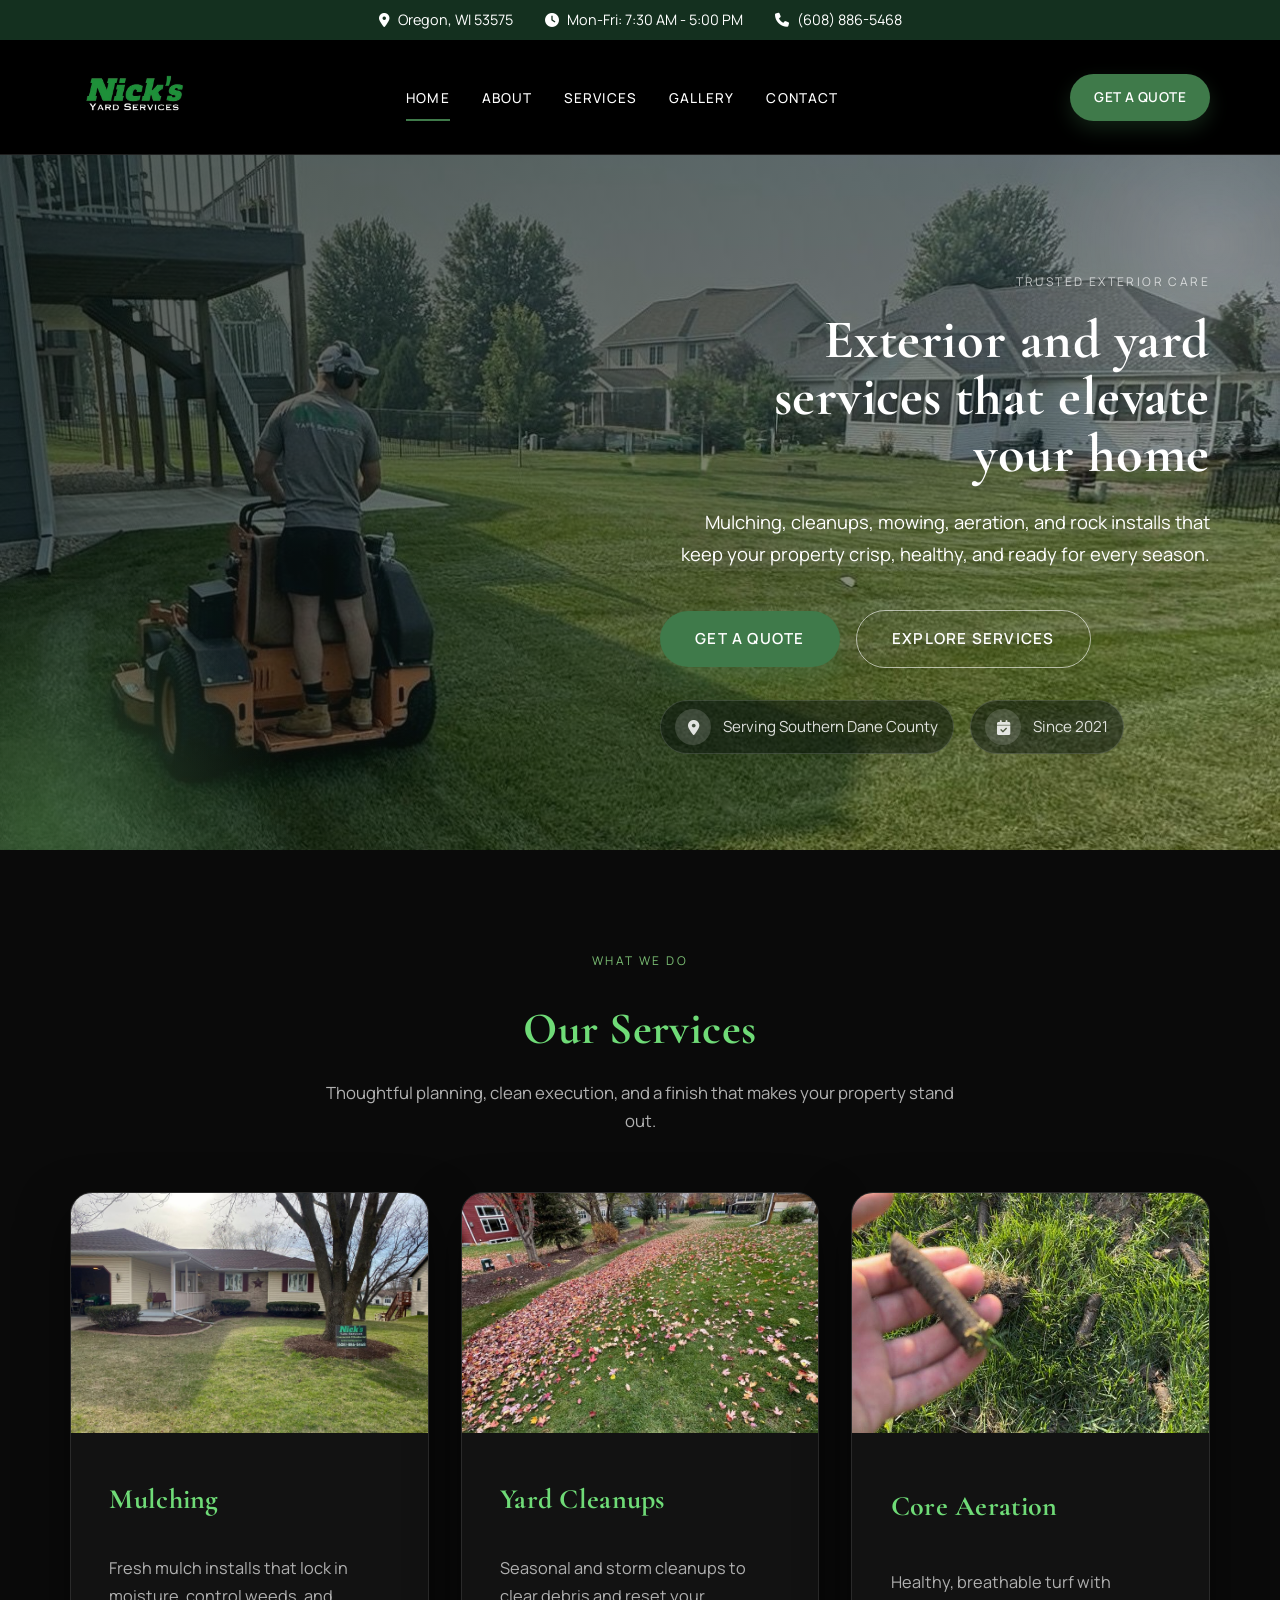
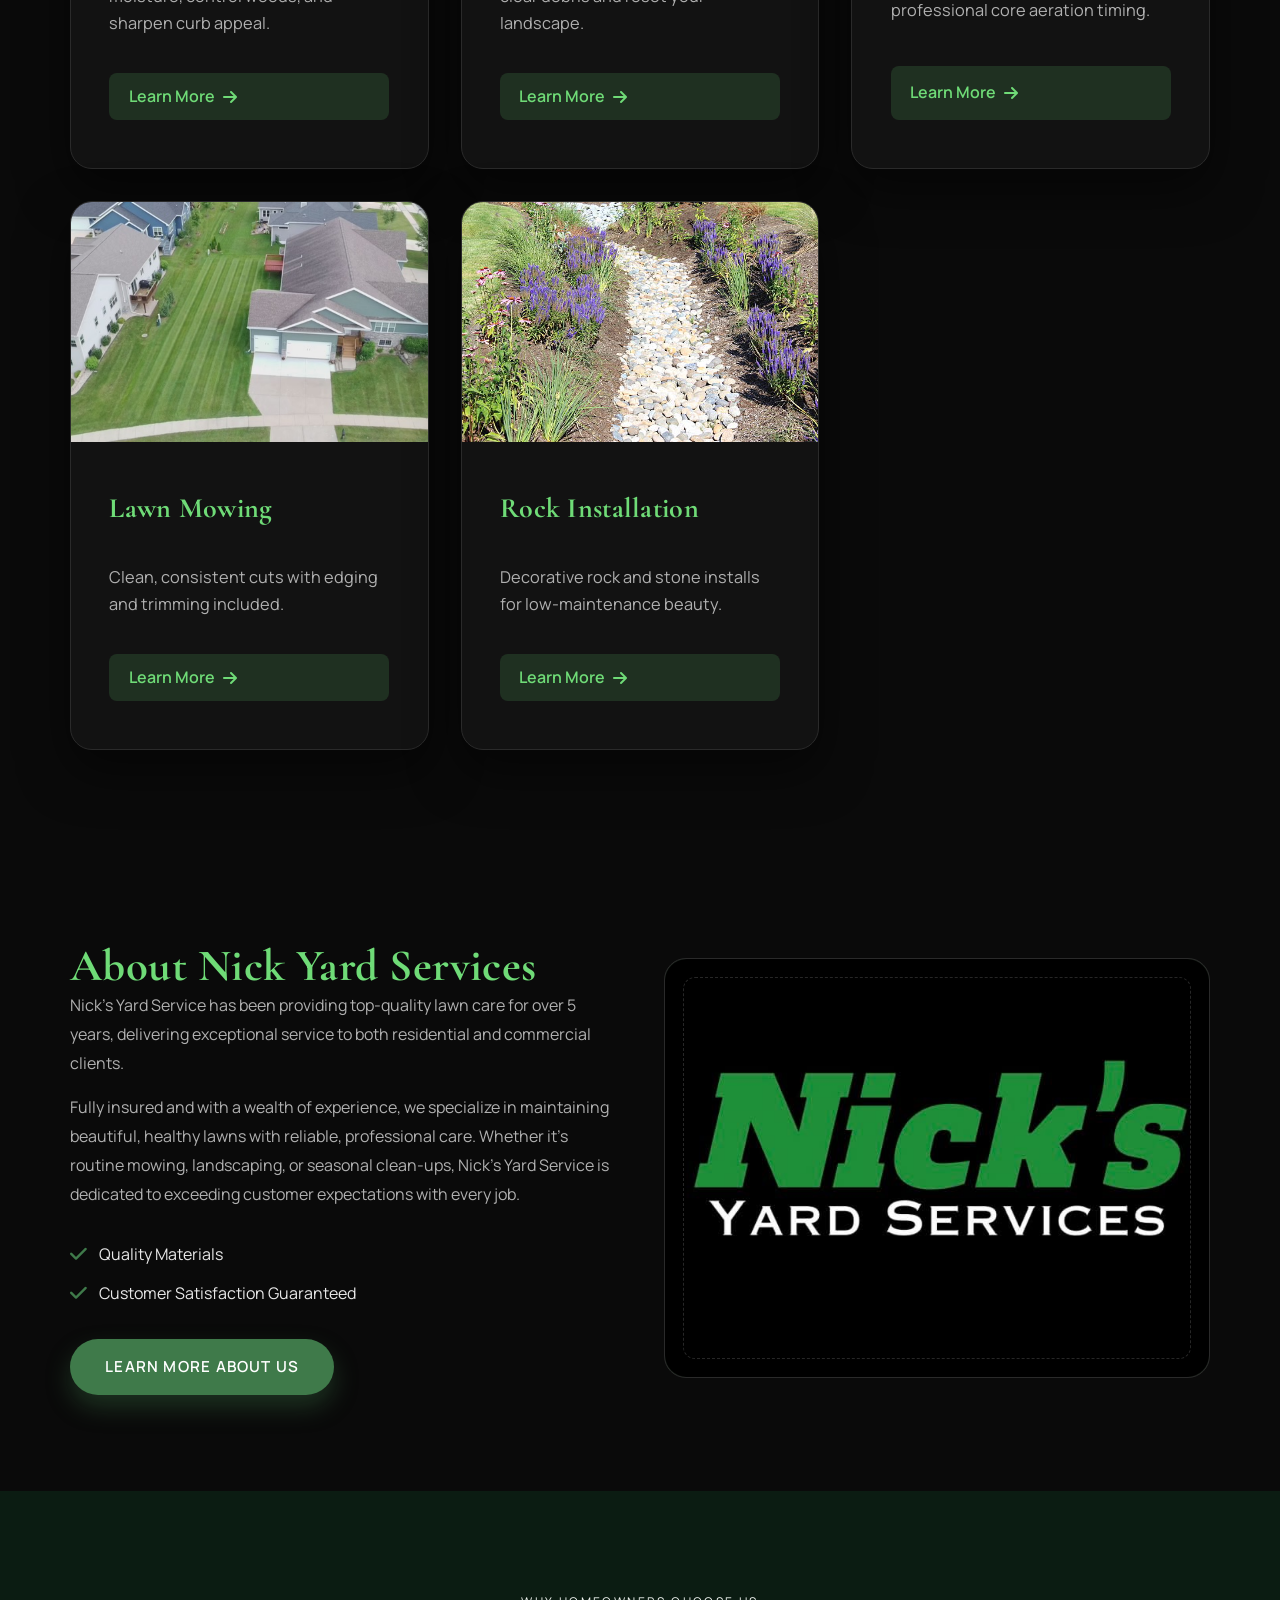
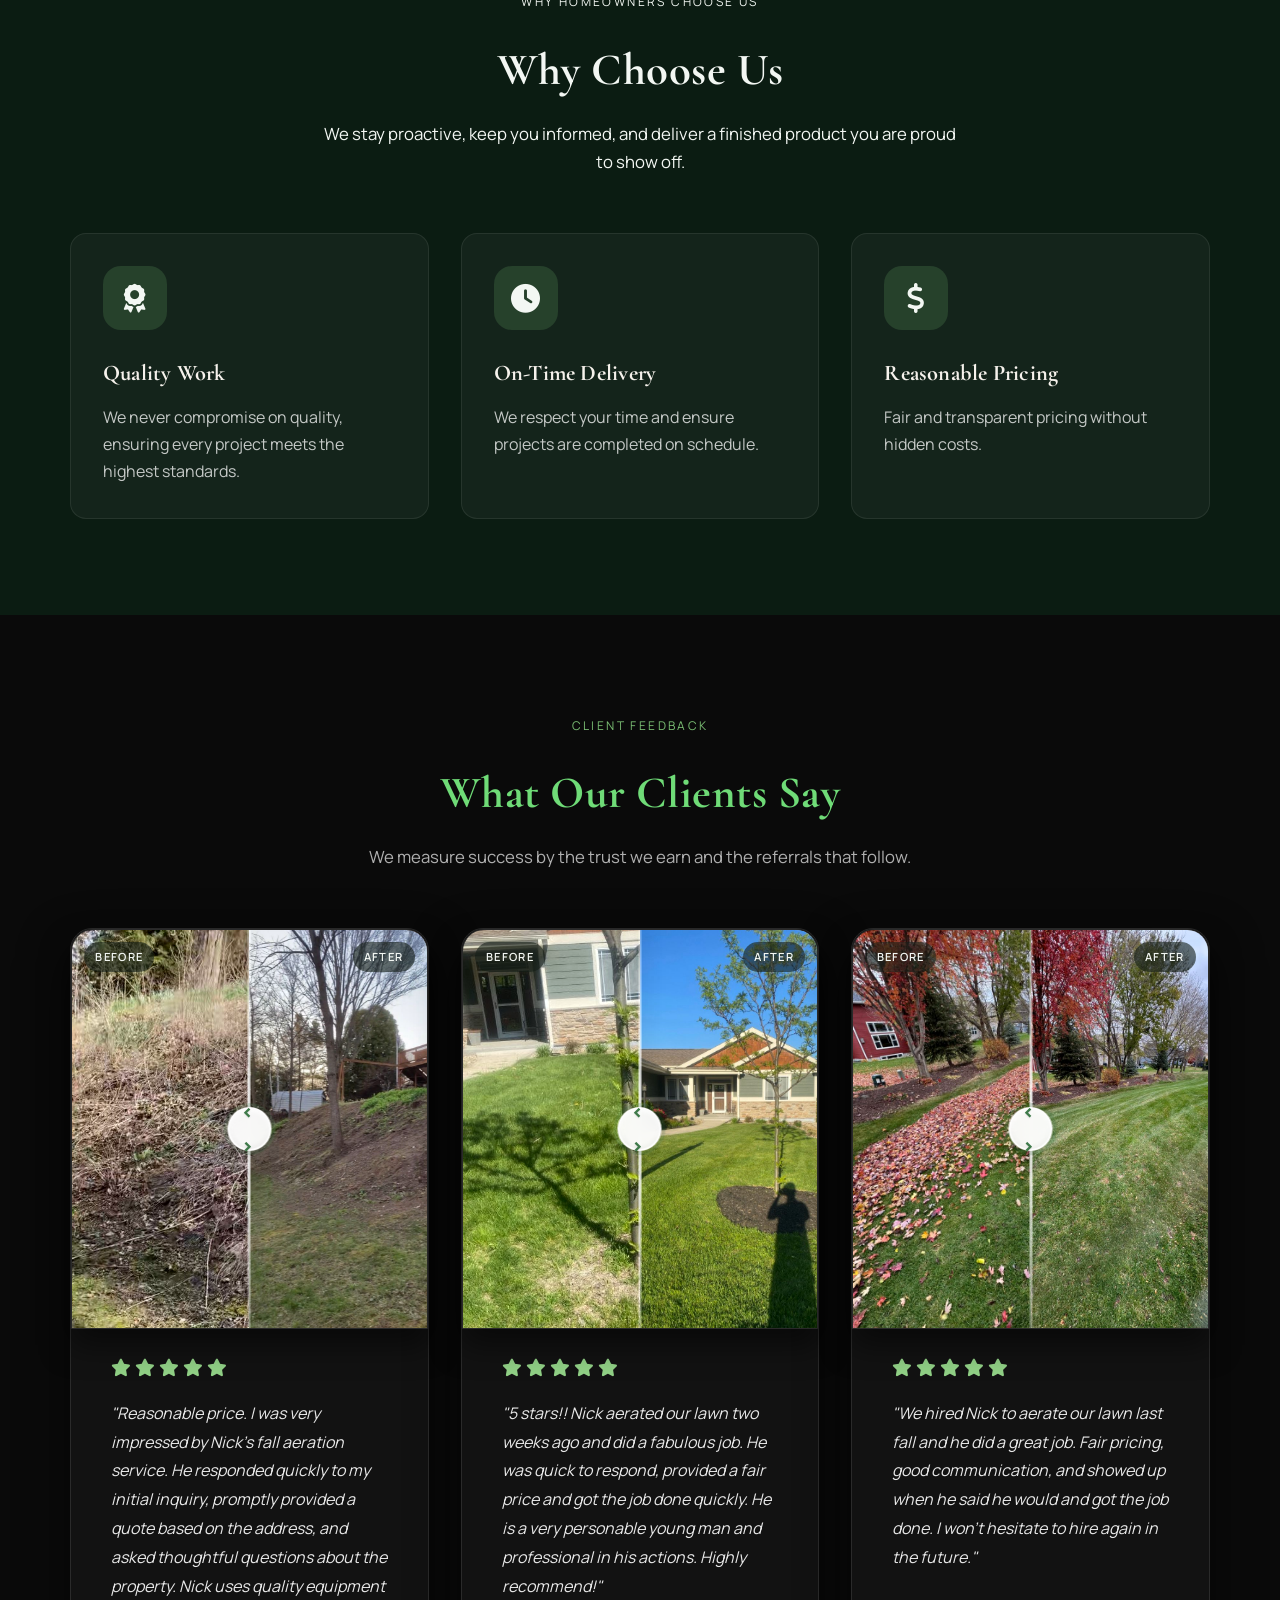
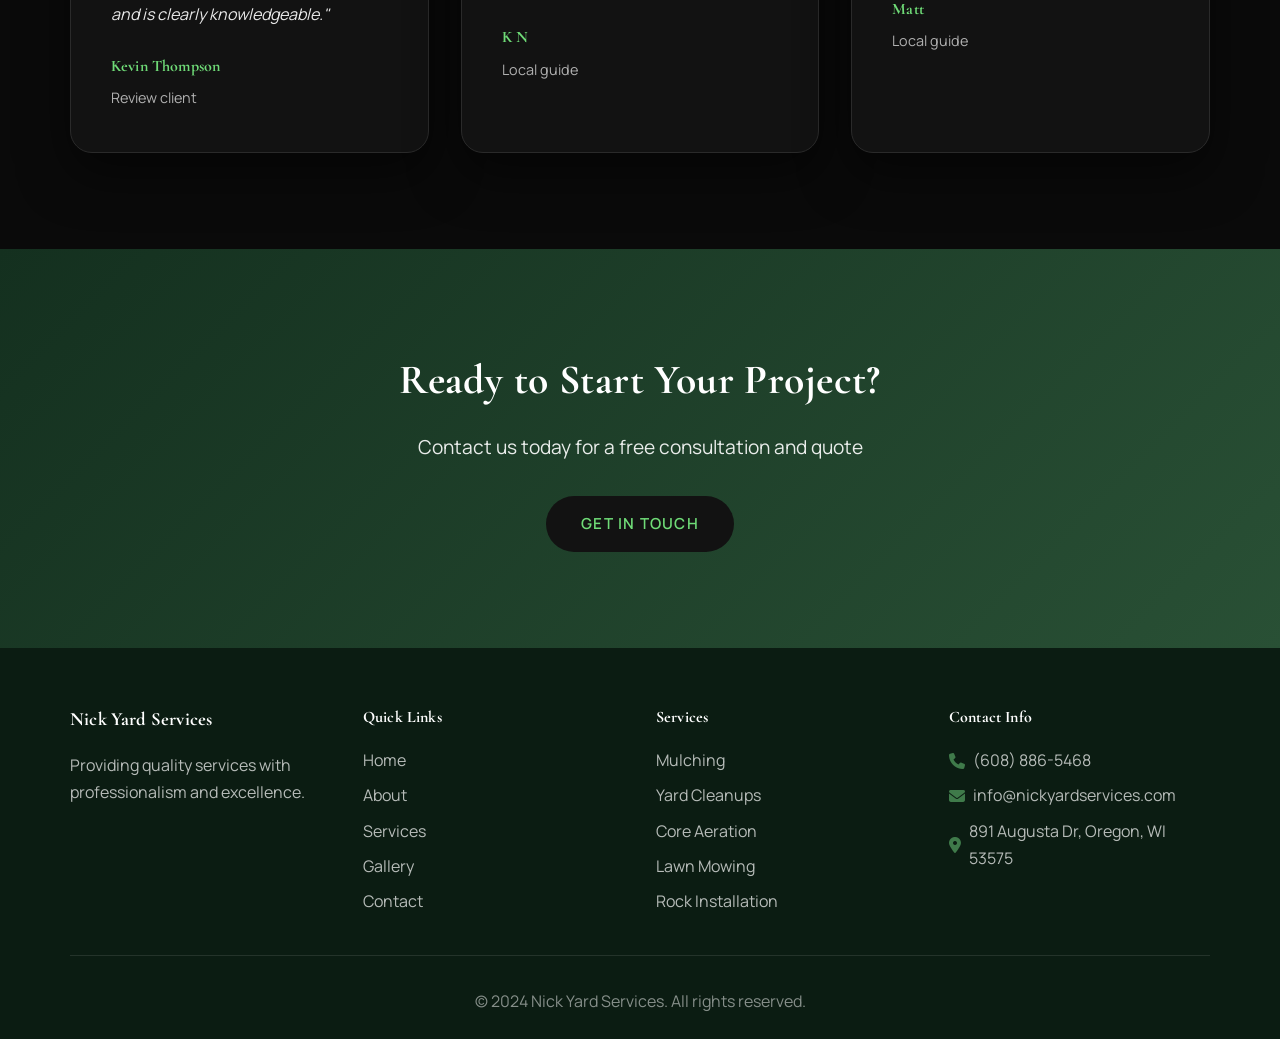
<file: index.html>
<!DOCTYPE html>
<html lang="en">
<head>
    <meta charset="UTF-8">
    <meta name="viewport" content="width=device-width, initial-scale=1.0">
    <meta name="description" content="Nick Yard Services - Professional services for your needs">
    <title>Nick Yard Services - Professional Services</title>
    <link rel="stylesheet" href="css/style.css">
    <link rel="preconnect" href="https://fonts.googleapis.com">
    <link rel="preconnect" href="https://fonts.gstatic.com" crossorigin>
    <link href="https://fonts.googleapis.com/css2?family=Cormorant+Garamond:wght@500;600;700&family=Manrope:wght@300;400;500;600;700&display=swap" rel="stylesheet">
    <link rel="stylesheet" href="https://cdnjs.cloudflare.com/ajax/libs/font-awesome/6.4.0/css/all.min.css">
</head>
<body>
    <!-- Top Info Bar -->
    <div class="top-bar">
        <div class="container">
            <div class="top-bar-content">
                <div class="top-bar-item">
                    <i class="fas fa-map-marker-alt"></i>
                    <span>Oregon, WI 53575</span>
                </div>
                <div class="top-bar-item">
                    <i class="fas fa-clock"></i>
                    <span>Mon-Fri: 7:30 AM - 5:00 PM</span>
                </div>
                <div class="top-bar-item">
                    <i class="fas fa-phone"></i>
                    <span>(608) 886-5468</span>
                </div>
            </div>
        </div>
    </div>

    <!-- Header -->
    <header class="header">
        <nav class="navbar">
            <div class="container">
                <div class="nav-wrapper">
                    <div class="logo">
                        <a href="index.html" aria-label="Nick Yard Services home">
                            <img src="src/image0.jpeg" alt="Nick Yard Services logo" class="logo-img">
                        </a>
                    </div>
                    <ul class="nav-menu">
                        <li><a href="index.html" class="active">Home</a></li>
                        <li><a href="about.html">About</a></li>
                        <li><a href="services.html">Services</a></li>
                        <li><a href="gallery.html">Gallery</a></li>
                        <li><a href="contact.html">Contact</a></li>
                    </ul>
                    <a href="contact.html" class="nav-cta">Get a Quote</a>
                    <div class="hamburger">
                        <span></span>
                        <span></span>
                        <span></span>
                    </div>
                </div>
            </div>
        </nav>
    </header>

    <main>
        <!-- Hero Section -->
        <section class="hero hero-desktop">
            <div class="container hero-grid">
                <div class="hero-copy">
                    <span class="eyebrow">Trusted exterior care</span>
                    <h1 class="hero-title">Exterior and yard services that elevate your home</h1>
                    <p class="hero-subtitle">Mulching, cleanups, mowing, aeration, and rock installs that keep your property crisp, healthy, and ready for every season.</p>
                    <div class="hero-buttons">
                        <a href="contact.html" class="btn btn-primary">Get a Quote</a>
                        <a href="services.html" class="btn btn-secondary">Explore Services</a>
                    </div>
                    <div class="hero-highlights">
                        <div class="highlight">
                            <i class="fas fa-map-marker-alt"></i>
                            <span>Serving Southern Dane County</span>
                        </div>
                        <div class="highlight">
                            <i class="fas fa-calendar-check"></i>
                            <span>Since 2021</span>
                        </div>
                    </div>
                </div>
            </div>
        </section>

        <section class="hero hero-mobile">
            <div class="container hero-mobile-stack">
                <div class="hero-mobile-image" aria-hidden="true">
                    <h1 class="hero-title hero-mobile-title">Exterior and yard services that elevate your home</h1>
                </div>
                <div class="hero-mobile-card">
                    <span class="eyebrow">Trusted exterior care</span>
                    <p class="hero-subtitle">Mulching, cleanups, mowing, aeration, and rock installs that keep your property crisp, healthy, and ready for every season.</p>
                    <div class="hero-buttons">
                        <a href="contact.html" class="btn btn-primary">Get a Quote</a>
                        <a href="services.html" class="btn btn-secondary">Explore Services</a>
                    </div>
                    <div class="hero-highlights">
                        <div class="highlight">
                            <i class="fas fa-map-marker-alt"></i>
                            <span>Serving Southern Dane County</span>
                        </div>
                        <div class="highlight">
                            <i class="fas fa-calendar-check"></i>
                            <span>Since 2021</span>
                        </div>
                    </div>
                </div>
            </div>
        </section>

    <!-- Services Section -->
    <section class="services" id="services">
        <div class="container">
            <div class="section-header">
                <span class="eyebrow">What we do</span>
                <h2>Our Services</h2>
                <p>Thoughtful planning, clean execution, and a finish that makes your property stand out.</p>
            </div>
                <div class="services-grid">
                <div class="service-card">
                    <img src="src/image2.jpeg" alt="Fresh mulch installation" class="service-image">
                    <h3>Mulching</h3>
                    <p>Fresh mulch installs that lock in moisture, control weeds, and sharpen curb appeal.</p>
                    <a href="services.html#mulching" class="service-link">Learn More <i class="fas fa-arrow-right"></i></a>
                </div>
                <div class="service-card">
                    <img src="src/Image8.jpeg" alt="Professional yard cleanup" class="service-image">
                    <h3>Yard Cleanups</h3>
                    <p>Seasonal and storm cleanups to clear debris and reset your landscape.</p>
                    <a href="services.html#cleanups" class="service-link">Learn More <i class="fas fa-arrow-right"></i></a>
                </div>
                <div class="service-card">
                    <img src="src/image15.jpeg" alt="Core aeration service" class="service-image aeration-image">
                    <h3>Core Aeration</h3>
                    <p>Healthy, breathable turf with professional core aeration timing.</p>
                    <a href="services.html#aeration" class="service-link">Learn More <i class="fas fa-arrow-right"></i></a>
                </div>
                <div class="service-card">
                    <img src="src/image5.jpeg" alt="Professional lawn mowing" class="service-image">
                    <h3>Lawn Mowing</h3>
                    <p>Clean, consistent cuts with edging and trimming included.</p>
                    <a href="services.html#mowing" class="service-link">Learn More <i class="fas fa-arrow-right"></i></a>
                </div>
                <div class="service-card">
                    <img src="src/image13.jpg" alt="Decorative rock installation" class="service-image">
                    <h3>Rock Installation</h3>
                    <p>Decorative rock and stone installs for low-maintenance beauty.</p>
                    <a href="services.html#rock" class="service-link">Learn More <i class="fas fa-arrow-right"></i></a>
                </div>
            </div>
        </div>
    </section>

    <!-- About Section -->
    <section class="about" id="about">
        <div class="container">
            <div class="about-wrapper">
                <div class="about-content">
                    <h2>About Nick Yard Services</h2>
                    <p>Nick's Yard Service has been providing top-quality lawn care for over 5 years, delivering exceptional service to both residential and commercial clients.</p>
                    <p>Fully insured and with a wealth of experience, we specialize in maintaining beautiful, healthy lawns with reliable, professional care. Whether it's routine mowing, landscaping, or seasonal clean-ups, Nick's Yard Service is dedicated to exceeding customer expectations with every job.</p>
                    <ul class="about-features">
                        <li><i class="fas fa-check"></i> Quality Materials</li>
                        <li><i class="fas fa-check"></i> Customer Satisfaction Guaranteed</li>
                    </ul>
                    <a href="about.html" class="btn btn-primary">Learn More About Us</a>
                </div>
                <div class="about-image">
                    <div class="image-placeholder">
                        <img src="src/image0.jpeg" alt="Nick Yard Services work" class="company-image">
                    </div>
                </div>
            </div>
        </div>
    </section>

    <!-- Why Choose Us Section -->
    <section class="why-choose">
        <div class="container">
            <div class="section-header">
                <span class="eyebrow">Why homeowners choose us</span>
                <h2>Why Choose Us</h2>
                <p>We stay proactive, keep you informed, and deliver a finished product you are proud to show off.</p>
            </div>
            <div class="features-grid">
                <div class="feature-item">
                    <div class="feature-icon">
                        <i class="fas fa-award"></i>
                    </div>
                    <h3>Quality Work</h3>
                    <p>We never compromise on quality, ensuring every project meets the highest standards.</p>
                </div>
                <div class="feature-item">
                    <div class="feature-icon">
                        <i class="fas fa-clock"></i>
                    </div>
                    <h3>On-Time Delivery</h3>
                    <p>We respect your time and ensure projects are completed on schedule.</p>
                </div>
                <div class="feature-item">
                    <div class="feature-icon">
                        <i class="fas fa-dollar-sign"></i>
                    </div>
                    <h3>Reasonable Pricing</h3>
                    <p>Fair and transparent pricing without hidden costs.</p>
                </div>
            </div>
        </div>
    </section>

    <!-- Testimonials Section -->
    <section class="testimonials" id="testimonials">
        <div class="container">
            <div class="section-header">
                <span class="eyebrow">Client feedback</span>
                <h2>What Our Clients Say</h2>
                <p>We measure success by the trust we earn and the referrals that follow.</p>
            </div>
            
            <div class="testimonials-grid">
                <div class="testimonial-card">
                    <div class="before-after" aria-label="Mulching before and after">
                        <img src="src/image20.jpeg" alt="Before mulching service" class="before-after-image image20-fill">
                        <div class="before-after-after">
                            <img src="src/image21.jpeg" alt="After mulching service" class="before-after-image image21-fill">
                        </div>
                        <span class="before-after-handle" aria-hidden="true"></span>
                    </div>
                    <div class="testimonial-rating">
                        <i class="fas fa-star"></i>
                        <i class="fas fa-star"></i>
                        <i class="fas fa-star"></i>
                        <i class="fas fa-star"></i>
                        <i class="fas fa-star"></i>
                    </div>
                    <p class="testimonial-text">"Reasonable price. I was very impressed by Nick’s fall aeration service. He responded quickly to my initial inquiry, promptly provided a quote based on the address, and asked thoughtful questions about the property. Nick uses quality equipment and is clearly knowledgeable."</p>
                    <div class="testimonial-author">
                        <h4>Kevin Thompson</h4>
                        <span>Review client</span>
                    </div>
                </div>
                <div class="testimonial-card">
                    <div class="before-after" aria-label="Yard cleanup before and after">
                        <img src="src/image19.jpeg" alt="Before yard cleanup" class="before-after-image image19-focus">
                        <div class="before-after-after">
                            <img src="src/image16.jpeg" alt="After yard cleanup" class="before-after-image">
                        </div>
                        <span class="before-after-handle" aria-hidden="true"></span>
                    </div>
                    <div class="testimonial-rating">
                        <i class="fas fa-star"></i>
                        <i class="fas fa-star"></i>
                        <i class="fas fa-star"></i>
                        <i class="fas fa-star"></i>
                        <i class="fas fa-star"></i>
                    </div>
                    <p class="testimonial-text">"5 stars!! Nick aerated our lawn two weeks ago and did a fabulous job. He was quick to respond, provided a fair price and got the job done quickly. He is a very personable young man and professional in his actions. Highly recommend!"</p>
                    <div class="testimonial-author">
                        <h4>K N</h4>
                        <span>Local guide</span>
                    </div>
                </div>
                <div class="testimonial-card">
                    <div class="before-after" aria-label="Core aeration before and after">
                        <img src="src/Image8.jpeg" alt="Before core aeration" class="before-after-image">
                        <div class="before-after-after">
                            <img src="src/image9.jpeg" alt="After core aeration" class="before-after-image">
                        </div>
                        <span class="before-after-handle" aria-hidden="true"></span>
                    </div>
                    <div class="testimonial-rating">
                        <i class="fas fa-star"></i>
                        <i class="fas fa-star"></i>
                        <i class="fas fa-star"></i>
                        <i class="fas fa-star"></i>
                        <i class="fas fa-star"></i>
                    </div>
                    <p class="testimonial-text">"We hired Nick to aerate our lawn last fall and he did a great job. Fair pricing, good communication, and showed up when he said he would and got the job done. I won't hesitate to hire again in the future."</p>
                    <div class="testimonial-author">
                        <h4>Matt</h4>
                        <span>Local guide</span>
                    </div>
                </div>
            </div>
        </div>
    </section>

    <!-- CTA Section -->
    <section class="cta">
        <div class="container">
            <div class="cta-content">
                <h2>Ready to Start Your Project?</h2>
                <p>Contact us today for a free consultation and quote</p>
                <a href="contact.html" class="btn btn-light">Get in Touch</a>
            </div>
        </div>
    </section>

    </main>

    <!-- Footer -->
    <footer class="footer">
        <div class="container">
            <div class="footer-grid">
                <div class="footer-column">
                    <h3>Nick Yard Services</h3>
                    <p>Providing quality services with professionalism and excellence.</p>

                </div>
                <div class="footer-column">
                    <h4>Quick Links</h4>
                    <ul>
                        <li><a href="index.html">Home</a></li>
                        <li><a href="about.html">About</a></li>
                        <li><a href="services.html">Services</a></li>
                        <li><a href="gallery.html">Gallery</a></li>
                        <li><a href="contact.html">Contact</a></li>
                    </ul>
                </div>
                <div class="footer-column">
                    <h4>Services</h4>
                    <ul>
                        <li><a href="services.html#mulching">Mulching</a></li>
                        <li><a href="services.html#cleanups">Yard Cleanups</a></li>
                        <li><a href="services.html#aeration">Core Aeration</a></li>
                        <li><a href="services.html#mowing">Lawn Mowing</a></li>
                        <li><a href="services.html#rock">Rock Installation</a></li>
                    </ul>
                </div>
                <div class="footer-column">
                    <h4>Contact Info</h4>
                    <ul class="contact-info">
                        <li><i class="fas fa-phone"></i> (608) 886-5468</li>
                        <li><i class="fas fa-envelope"></i> info@nickyardservices.com</li>
                        <li><i class="fas fa-map-marker-alt"></i> 891 Augusta Dr, Oregon, WI 53575</li>
                    </ul>
                </div>
            </div>
            <div class="footer-bottom">
                <p>&copy; 2024 Nick Yard Services. All rights reserved.</p>
            </div>
        </div>
    </footer>

    <script src="js/script.js"></script>
</body>
</html>
</file>
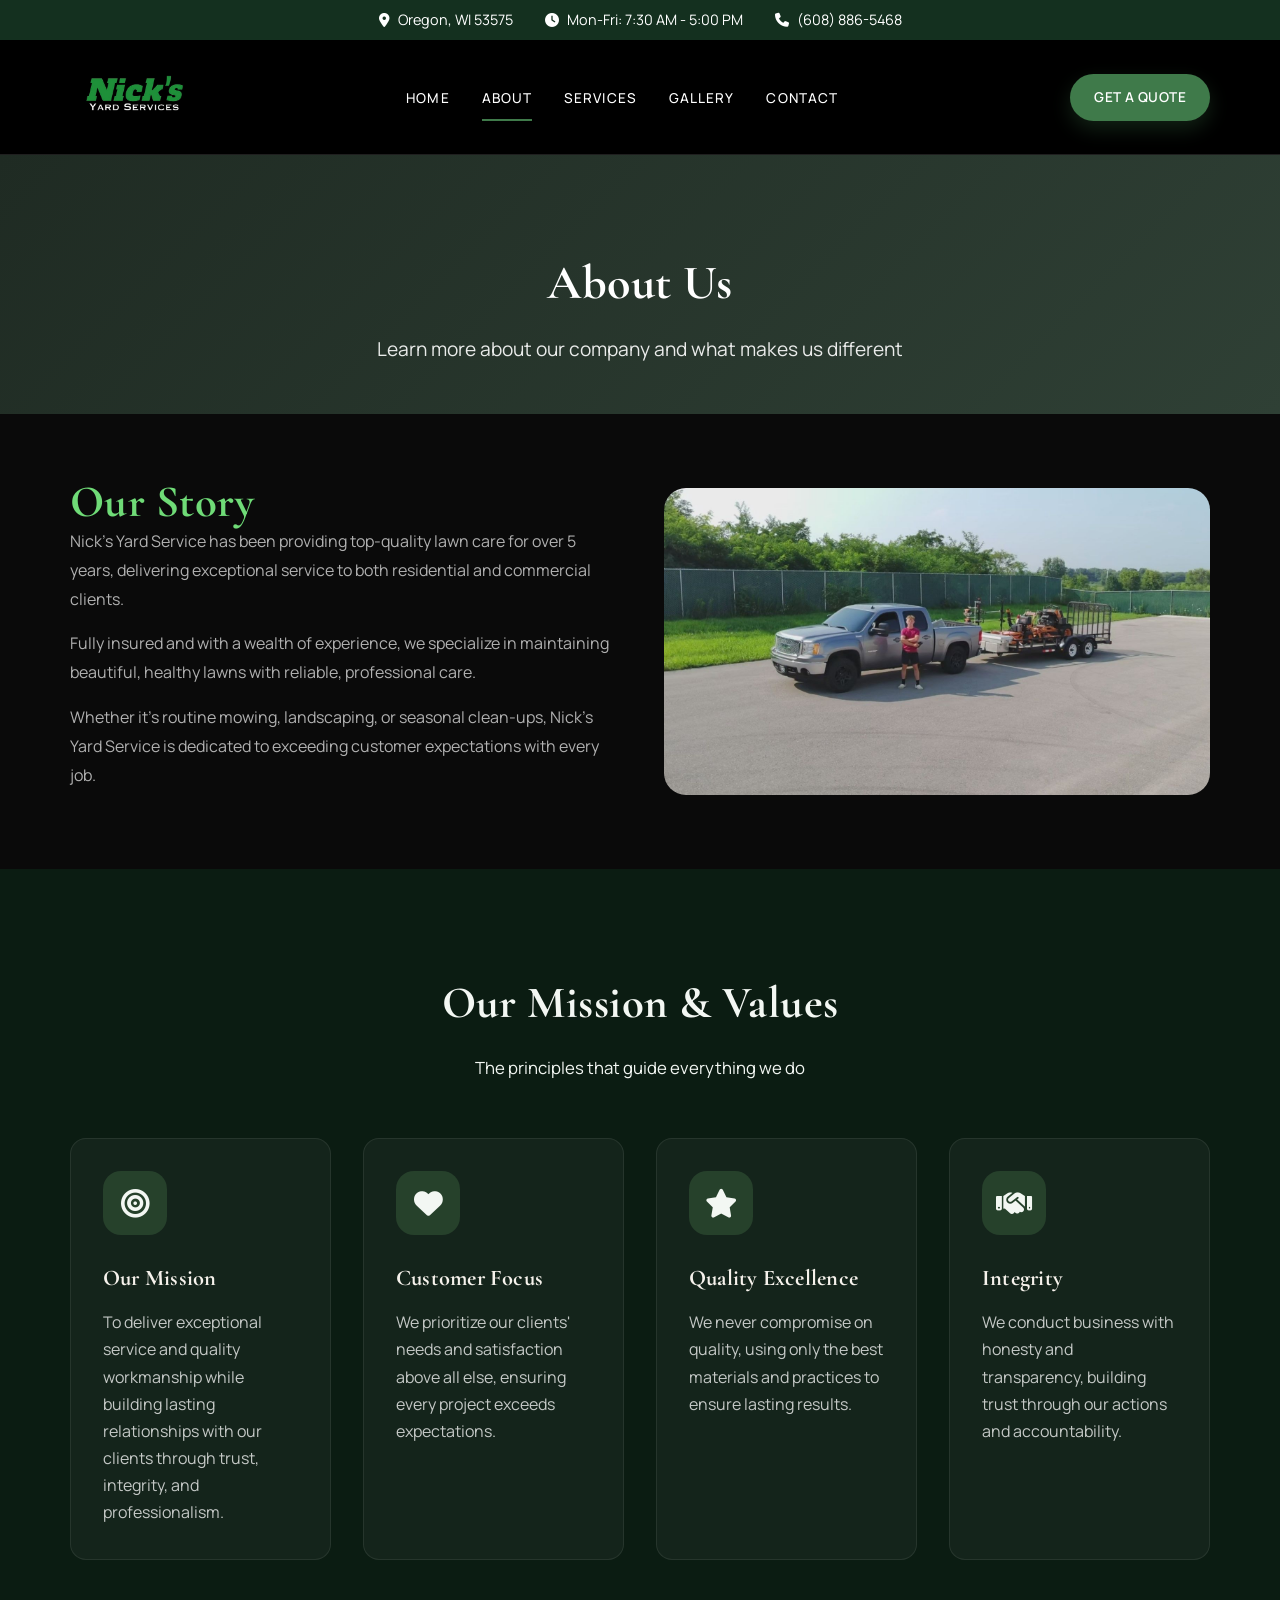
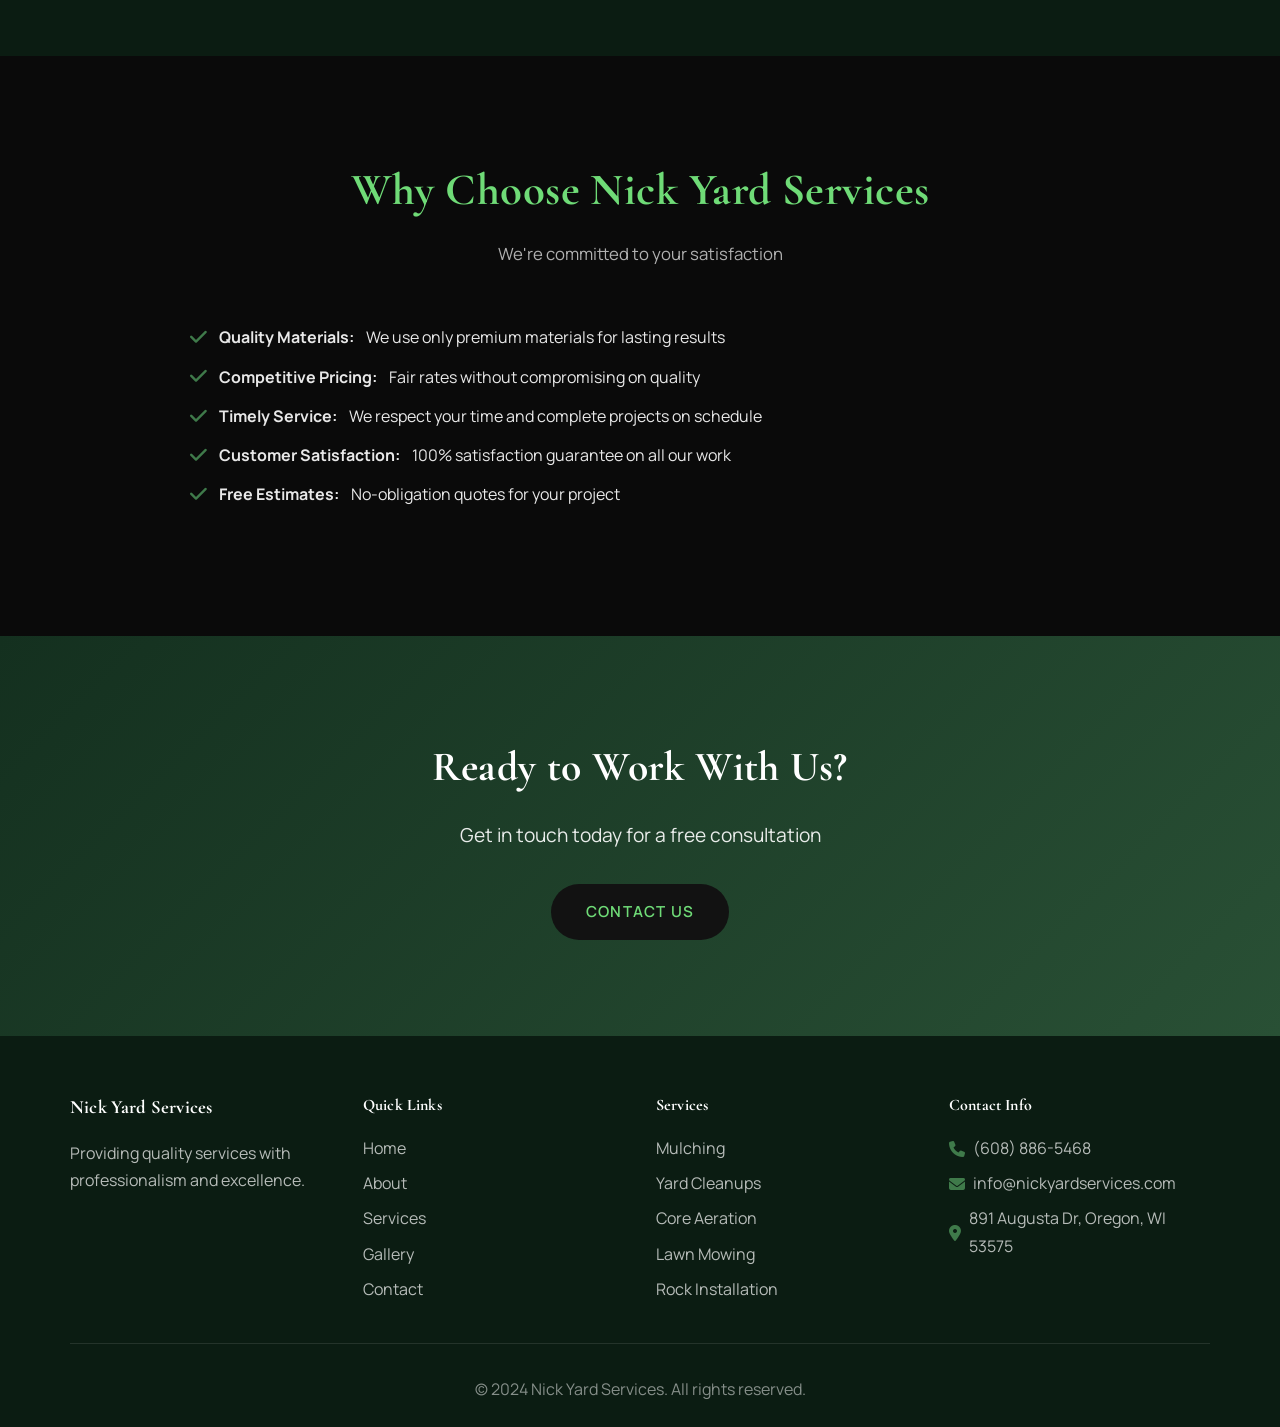
<file: about.html>
<!DOCTYPE html>
<html lang="en">
<head>
    <meta charset="UTF-8">
    <meta name="viewport" content="width=device-width, initial-scale=1.0">
    <meta name="description" content="Learn about Nick Yard Services - Our story, mission, and approach">
    <title>About Us - Nick Yard Services</title>
    <link rel="stylesheet" href="css/style.css">
    <link rel="preconnect" href="https://fonts.googleapis.com">
    <link rel="preconnect" href="https://fonts.gstatic.com" crossorigin>
    <link href="https://fonts.googleapis.com/css2?family=Cormorant+Garamond:wght@500;600;700&family=Manrope:wght@300;400;500;600;700&display=swap" rel="stylesheet">
    <link rel="stylesheet" href="https://cdnjs.cloudflare.com/ajax/libs/font-awesome/6.4.0/css/all.min.css">
</head>
<body>
    <!-- Top Info Bar -->
    <div class="top-bar">
        <div class="container">
            <div class="top-bar-content">
                <div class="top-bar-item">
                    <i class="fas fa-map-marker-alt"></i>
                    <span>Oregon, WI 53575</span>
                </div>
                <div class="top-bar-item">
                    <i class="fas fa-clock"></i>
                    <span>Mon-Fri: 7:30 AM - 5:00 PM</span>
                </div>
                <div class="top-bar-item">
                    <i class="fas fa-phone"></i>
                    <span>(608) 886-5468</span>
                </div>
            </div>
        </div>
    </div>

    <!-- Header -->
    <header class="header">
        <nav class="navbar">
            <div class="container">
                <div class="nav-wrapper">
                    <div class="logo">
                        <a href="index.html" aria-label="Nick Yard Services home">
                            <img src="src/image0.jpeg" alt="Nick Yard Services logo" class="logo-img">
                        </a>
                    </div>
                    <ul class="nav-menu">
                        <li><a href="index.html">Home</a></li>
                        <li><a href="about.html" class="active">About</a></li>
                        <li><a href="services.html">Services</a></li>
                        <li><a href="gallery.html">Gallery</a></li>
                        <li><a href="contact.html">Contact</a></li>
                    </ul>
                    <a href="contact.html" class="nav-cta">Get a Quote</a>
                    <div class="hamburger">
                        <span></span>
                        <span></span>
                        <span></span>
                    </div>
                </div>
            </div>
        </nav>
    </header>

    <!-- Page Header -->
    <section class="page-header">
        <div class="container">
            <h1>About Us</h1>
            <p>Learn more about our company and what makes us different</p>
        </div>
    </section>

    <!-- About Content -->
    <section class="content-section">
        <div class="container">
            <div class="about-wrapper">
                <div class="about-content">
                    <h2>Our Story</h2>
                    <p>Nick's Yard Service has been providing top-quality lawn care for over 5 years, delivering exceptional service to both residential and commercial clients.</p>
                    <p>Fully insured and with a wealth of experience, we specialize in maintaining beautiful, healthy lawns with reliable, professional care.</p>
                    <p>Whether it's routine mowing, landscaping, or seasonal clean-ups, Nick's Yard Service is dedicated to exceeding customer expectations with every job.</p>
                </div>
                <div class="about-image">
                    <img src="src/image1.jpeg" alt="Nick Yard Services logo" class="company-image">
                </div>
            </div>
        </div>
    </section>

    <!-- Mission & Values -->
    <section class="why-choose">
        <div class="container">
            <div class="section-header">
                <h2>Our Mission & Values</h2>
                <p>The principles that guide everything we do</p>
            </div>
            <div class="features-grid">
                <div class="feature-item">
                    <div class="feature-icon">
                        <i class="fas fa-bullseye"></i>
                    </div>
                    <h3>Our Mission</h3>
                    <p>To deliver exceptional service and quality workmanship while building lasting relationships with our clients through trust, integrity, and professionalism.</p>
                </div>
                <div class="feature-item">
                    <div class="feature-icon">
                        <i class="fas fa-heart"></i>
                    </div>
                    <h3>Customer Focus</h3>
                    <p>We prioritize our clients' needs and satisfaction above all else, ensuring every project exceeds expectations.</p>
                </div>
                <div class="feature-item">
                    <div class="feature-icon">
                        <i class="fas fa-star"></i>
                    </div>
                    <h3>Quality Excellence</h3>
                    <p>We never compromise on quality, using only the best materials and practices to ensure lasting results.</p>
                </div>
                <div class="feature-item">
                    <div class="feature-icon">
                        <i class="fas fa-handshake"></i>
                    </div>
                    <h3>Integrity</h3>
                    <p>We conduct business with honesty and transparency, building trust through our actions and accountability.</p>
                </div>
            </div>
        </div>
    </section>

    <!-- Why Choose Us -->
    <section class="about bg-light-section">
        <div class="container">
            <div class="section-header">
                <h2>Why Choose Nick Yard Services</h2>
                <p>We're committed to your satisfaction</p>
            </div>
            <div class="content-wrapper">
                <div class="about-features">
                    <li><i class="fas fa-check"></i> <strong>Quality Materials:</strong> We use only premium materials for lasting results</li>
                    <li><i class="fas fa-check"></i> <strong>Competitive Pricing:</strong> Fair rates without compromising on quality</li>
                    <li><i class="fas fa-check"></i> <strong>Timely Service:</strong> We respect your time and complete projects on schedule</li>
                    <li><i class="fas fa-check"></i> <strong>Customer Satisfaction:</strong> 100% satisfaction guarantee on all our work</li>
                    <li><i class="fas fa-check"></i> <strong>Free Estimates:</strong> No-obligation quotes for your project</li>
                </div>
            </div>
        </div>
    </section>

    <!-- CTA Section -->
    <section class="cta">
        <div class="container">
            <div class="cta-content">
                <h2>Ready to Work With Us?</h2>
                <p>Get in touch today for a free consultation</p>
                <a href="contact.html" class="btn btn-light">Contact Us</a>
            </div>
        </div>
    </section>

    <!-- Footer -->
    <footer class="footer">
        <div class="container">
            <div class="footer-grid">
                <div class="footer-column">
                    <h3>Nick Yard Services</h3>
                    <p>Providing quality services with professionalism and excellence.</p>

                </div>
                <div class="footer-column">
                    <h4>Quick Links</h4>
                    <ul>
                        <li><a href="index.html">Home</a></li>
                        <li><a href="about.html">About</a></li>
                        <li><a href="services.html">Services</a></li>
                        <li><a href="gallery.html">Gallery</a></li>
                        <li><a href="contact.html">Contact</a></li>
                    </ul>
                </div>
                <div class="footer-column">
                    <h4>Services</h4>
                    <ul>
                        <li><a href="services.html#mulching">Mulching</a></li>
                        <li><a href="services.html#cleanups">Yard Cleanups</a></li>
                        <li><a href="services.html#aeration">Core Aeration</a></li>
                        <li><a href="services.html#mowing">Lawn Mowing</a></li>
                        <li><a href="services.html#rock">Rock Installation</a></li>
                    </ul>
                </div>
                <div class="footer-column">
                    <h4>Contact Info</h4>
                    <ul class="contact-info">
                        <li><i class="fas fa-phone"></i> (608) 886-5468</li>
                        <li><i class="fas fa-envelope"></i> info@nickyardservices.com</li>
                        <li><i class="fas fa-map-marker-alt"></i> 891 Augusta Dr, Oregon, WI 53575</li>
                    </ul>
                </div>
            </div>
            <div class="footer-bottom">
                <p>&copy; 2024 Nick Yard Services. All rights reserved.</p>
            </div>
        </div>
    </footer>

    <script src="js/script.js"></script>
</body>
</html>
</file>
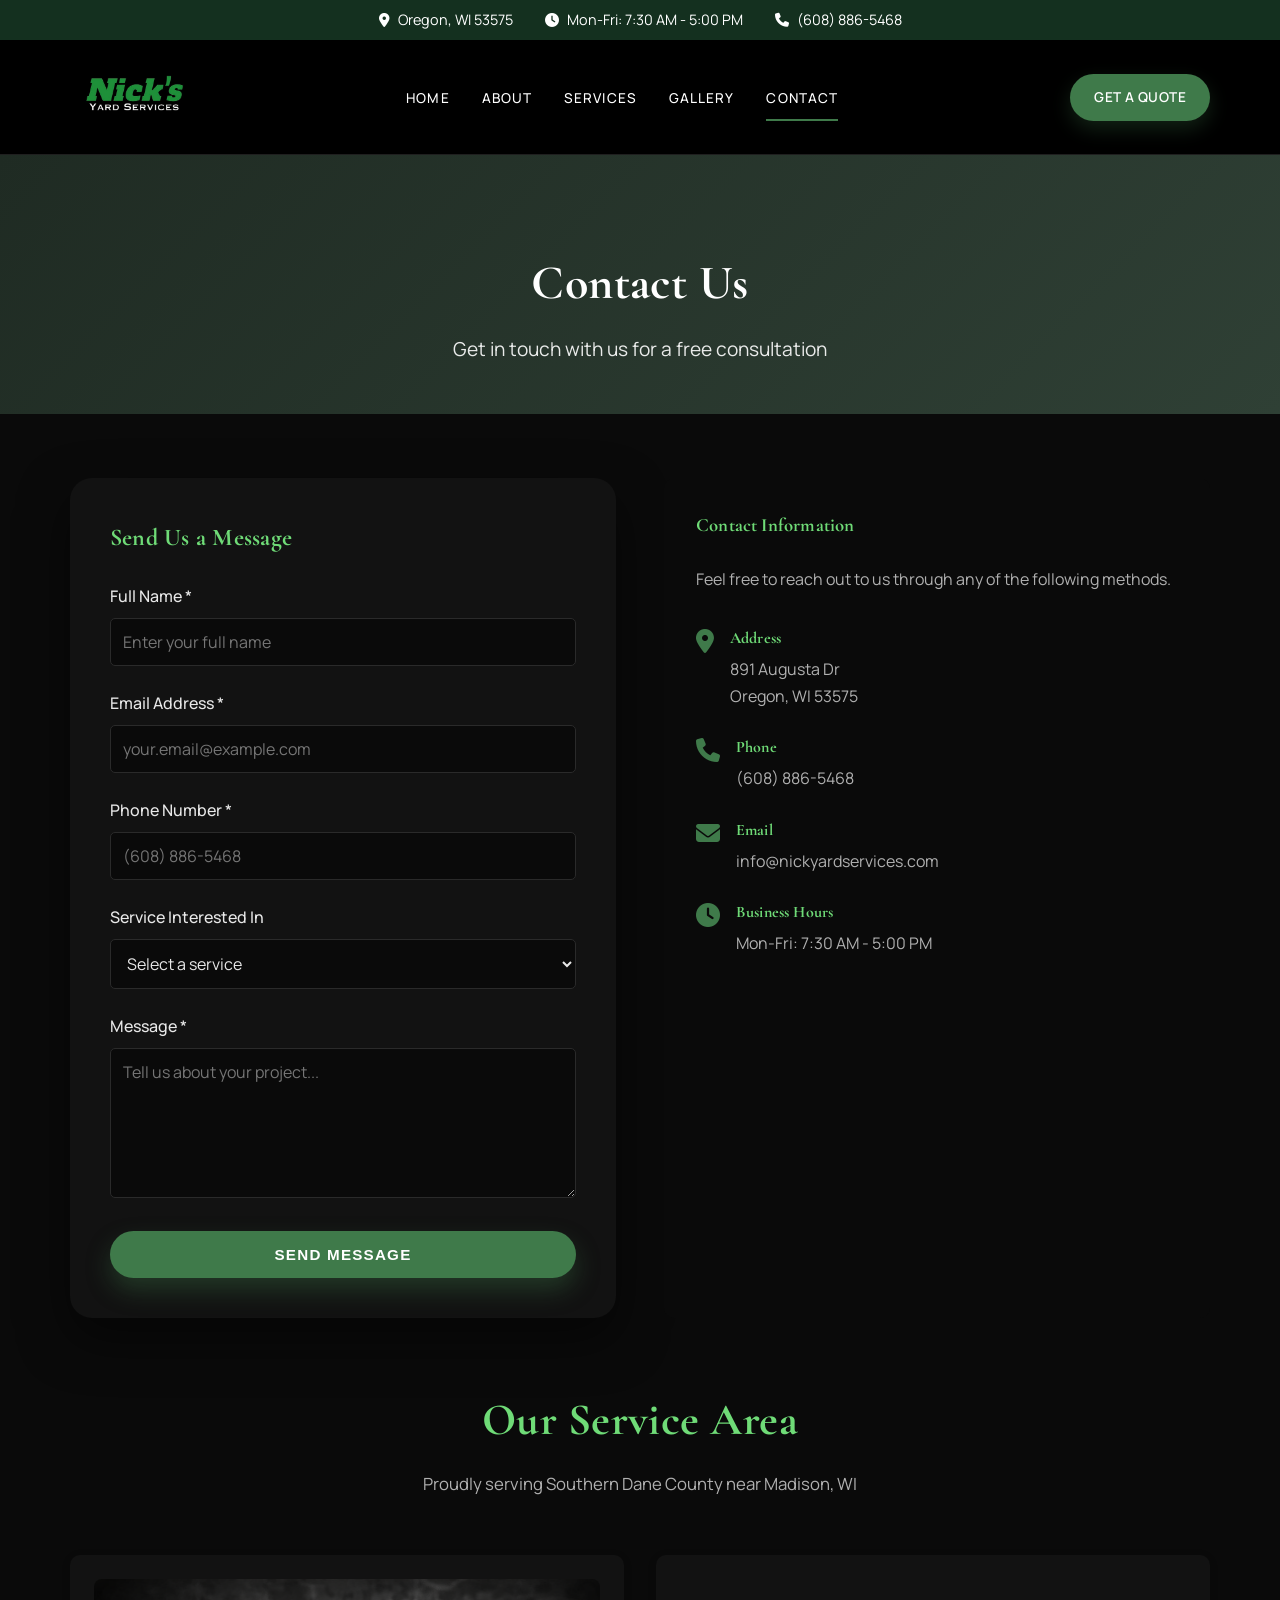
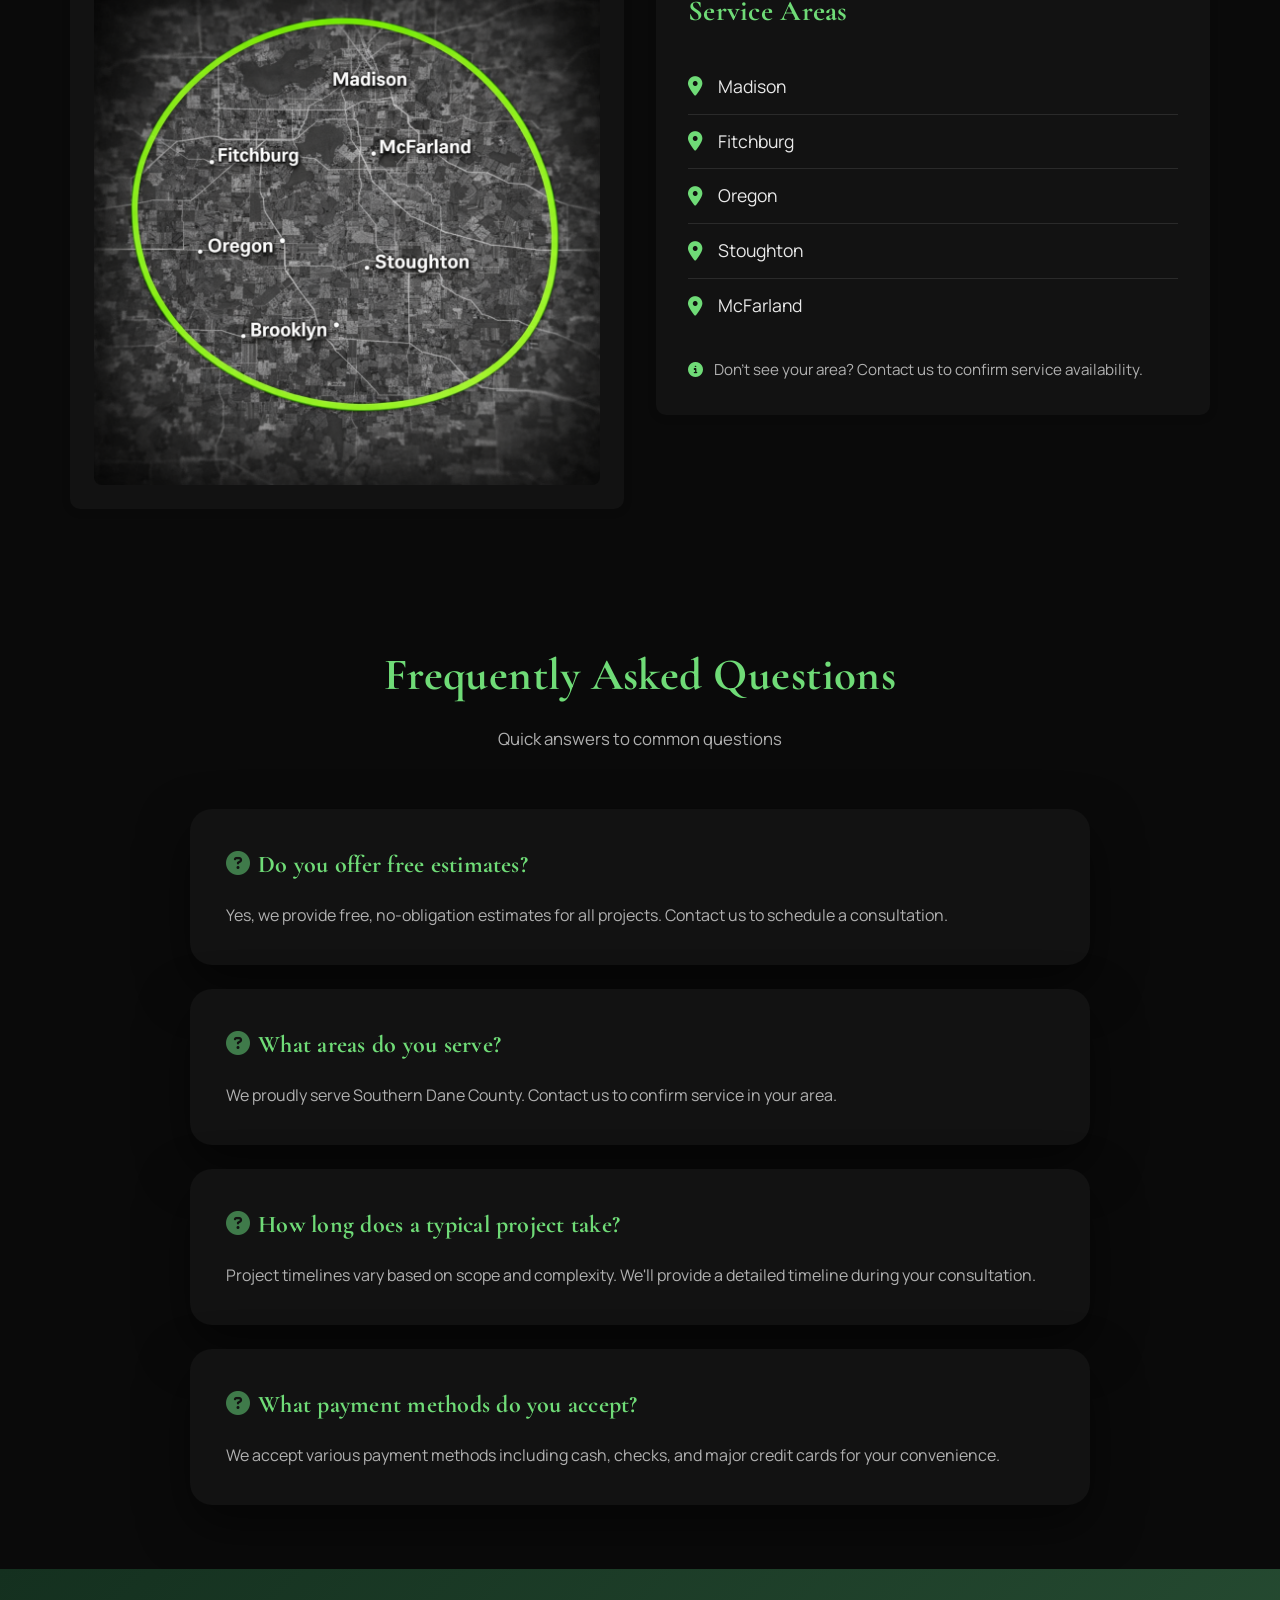
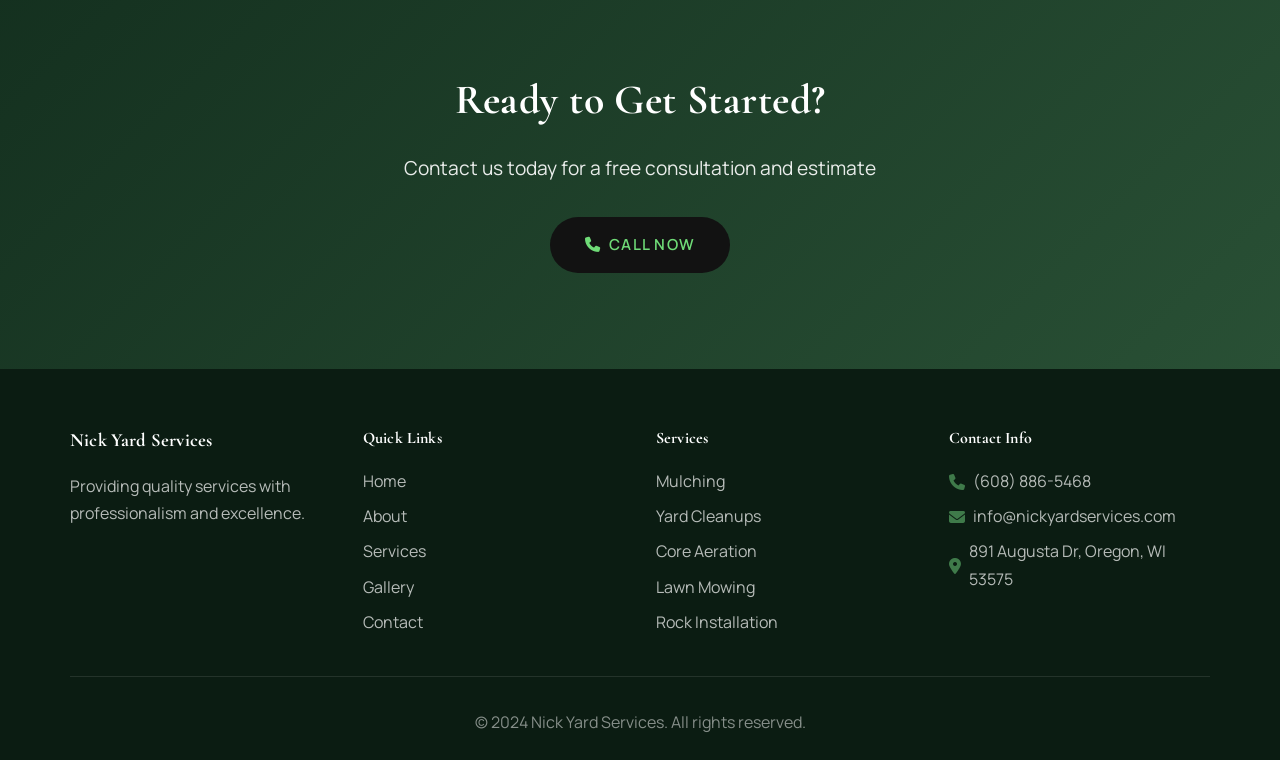
<file: contact.html>
<!DOCTYPE html>
<html lang="en">
<head>
    <meta charset="UTF-8">
    <meta name="viewport" content="width=device-width, initial-scale=1.0">
    <meta name="description" content="Contact Nick Yard Services for mulching, cleanups, aeration, mowing, and rock installs">
    <title>Contact Us - Nick Yard Services</title>
    <link rel="stylesheet" href="css/style.css">
    <link rel="preconnect" href="https://fonts.googleapis.com">
    <link rel="preconnect" href="https://fonts.gstatic.com" crossorigin>
    <link href="https://fonts.googleapis.com/css2?family=Cormorant+Garamond:wght@500;600;700&family=Manrope:wght@300;400;500;600;700&display=swap" rel="stylesheet">
    <link rel="stylesheet" href="https://cdnjs.cloudflare.com/ajax/libs/font-awesome/6.4.0/css/all.min.css">
</head>
<body>
    <!-- Top Info Bar -->
    <div class="top-bar">
        <div class="container">
            <div class="top-bar-content">
                <div class="top-bar-item">
                    <i class="fas fa-map-marker-alt"></i>
                    <span>Oregon, WI 53575</span>
                </div>
                <div class="top-bar-item">
                    <i class="fas fa-clock"></i>
                    <span>Mon-Fri: 7:30 AM - 5:00 PM</span>
                </div>
                <div class="top-bar-item">
                    <i class="fas fa-phone"></i>
                    <span>(608) 886-5468</span>
                </div>
            </div>
        </div>
    </div>

    <!-- Header -->
    <header class="header">
        <nav class="navbar">
            <div class="container">
                <div class="nav-wrapper">
                    <div class="logo">
                        <a href="index.html" aria-label="Nick Yard Services home">
                            <img src="src/image0.jpeg" alt="Nick Yard Services logo" class="logo-img">
                        </a>
                    </div>
                    <ul class="nav-menu">
                        <li><a href="index.html">Home</a></li>
                        <li><a href="about.html">About</a></li>
                        <li><a href="services.html">Services</a></li>
                        <li><a href="gallery.html">Gallery</a></li>
                        <li><a href="contact.html" class="active">Contact</a></li>
                    </ul>
                    <a href="contact.html" class="nav-cta">Get a Quote</a>
                    <div class="hamburger">
                        <span></span>
                        <span></span>
                        <span></span>
                    </div>
                </div>
            </div>
        </nav>
    </header>

    <!-- Page Header -->
    <section class="page-header">
        <div class="container">
            <h1>Contact Us</h1>
            <p>Get in touch with us for a free consultation</p>
        </div>
    </section>

    <!-- Contact Section -->
    <section class="content-section">
        <div class="container">
            <div class="contact-container">
                <!-- Contact Form -->
                <div class="contact-form">
                    <h2 class="form-heading">Send Us a Message</h2>
                    <form id="contactForm">
                        <div class="form-group">
                            <label for="name">Full Name *</label>
                            <input type="text" id="name" name="name" required placeholder="Enter your full name">
                        </div>
                        <div class="form-group">
                            <label for="email">Email Address *</label>
                            <input type="email" id="email" name="email" required placeholder="your.email@example.com">
                        </div>
                        <div class="form-group">
                            <label for="phone">Phone Number *</label>
                            <input type="tel" id="phone" name="phone" required placeholder="(608) 886-5468">
                        </div>
                        <div class="form-group">
                            <label for="service">Service Interested In</label>
                            <select id="service" name="service">
                                <option value="">Select a service</option>
                                <option value="mulching">Mulching</option>
                                <option value="cleanups">Yard Cleanups</option>
                                <option value="aeration">Core Aeration</option>
                                <option value="mowing">Lawn Mowing</option>
                                <option value="rock">Rock Installation</option>
                                <option value="other">Other</option>
                            </select>
                        </div>
                        <div class="form-group">
                            <label for="message">Message *</label>
                            <textarea id="message" name="message" required placeholder="Tell us about your project..."></textarea>
                        </div>
                        <div id="formStatus" style="margin-bottom:1em;"></div>
                        <button type="submit" class="btn btn-primary btn-full-width">Send Message</button>
                    </form>
                </div>

                <!-- Contact Information -->
                <div class="contact-info-section">
                    <h3>Contact Information</h3>
                    <p style="color: var(--text-light); margin-bottom: 2rem;">Feel free to reach out to us through any of the following methods.</p>
                    
                    <div class="contact-detail">
                        <i class="fas fa-map-marker-alt"></i>
                        <div class="contact-detail-text">
                            <h4>Address</h4>
                            <p>891 Augusta Dr<br>Oregon, WI 53575</p>
                        </div>
                    </div>

                    <div class="contact-detail">
                        <i class="fas fa-phone"></i>
                        <div class="contact-detail-text">
                            <h4>Phone</h4>
                            <p>(608) 886-5468</p>
                        </div>
                    </div>

                    <div class="contact-detail">
                        <i class="fas fa-envelope"></i>
                        <div class="contact-detail-text">
                            <h4>Email</h4>
                            <p>info@nickyardservices.com</p>
                        </div>
                    </div>

                    <div class="contact-detail">
                        <i class="fas fa-clock"></i>
                        <div class="contact-detail-text">
                            <h4>Business Hours</h4>
                            <p>Mon-Fri: 7:30 AM - 5:00 PM</p>
                        </div>
                    </div>

                    
                </div>
            </div>
        </div>
    </section>

    <!-- Map Section -->
    <section class="content-section" style="background: var(--bg-light); padding-top: 0;">
        <div class="container">
            <div class="section-header">
                <h2>Our Service Area</h2>
                <p>Proudly serving Southern Dane County near Madison, WI</p>
            </div>
            <div class="service-area-grid">
                <div style="background: var(--bg-white); padding: 1.5rem; border-radius: 10px; box-shadow: 0 2px 10px rgba(0, 0, 0, 0.1);">
                    <img src="src/image22.png" alt="Service area map - Southern Dane County, Wisconsin" style="width: 100%; height: auto; border-radius: 8px; display: block;">
                </div>
                <div style="background: var(--bg-white); padding: 2rem; border-radius: 10px; box-shadow: 0 2px 10px rgba(0, 0, 0, 0.1);">
                    <h3 style="color: var(--hero-accent); margin-bottom: 1.5rem; font-size: 1.8rem;">Service Areas</h3>
                    <ul style="list-style: none; padding: 0;">
                        <li style="padding: 0.75rem 0; border-bottom: 1px solid var(--border-color); display: flex; align-items: center;">
                            <i class="fas fa-map-marker-alt" style="color: var(--hero-accent); margin-right: 1rem; font-size: 1.2rem;"></i>
                            <span style="font-size: 1.1rem;">Madison</span>
                        </li>
                        <li style="padding: 0.75rem 0; border-bottom: 1px solid var(--border-color); display: flex; align-items: center;">
                            <i class="fas fa-map-marker-alt" style="color: var(--hero-accent); margin-right: 1rem; font-size: 1.2rem;"></i>
                            <span style="font-size: 1.1rem;">Fitchburg</span>
                        </li>
                        <li style="padding: 0.75rem 0; border-bottom: 1px solid var(--border-color); display: flex; align-items: center;">
                            <i class="fas fa-map-marker-alt" style="color: var(--hero-accent); margin-right: 1rem; font-size: 1.2rem;"></i>
                            <span style="font-size: 1.1rem;">Oregon</span>
                        </li>
                        <li style="padding: 0.75rem 0; border-bottom: 1px solid var(--border-color); display: flex; align-items: center;">
                            <i class="fas fa-map-marker-alt" style="color: var(--hero-accent); margin-right: 1rem; font-size: 1.2rem;"></i>
                            <span style="font-size: 1.1rem;">Stoughton</span>
                        </li>
                        <li style="padding: 0.75rem 0; display: flex; align-items: center;">
                            <i class="fas fa-map-marker-alt" style="color: var(--hero-accent); margin-right: 1rem; font-size: 1.2rem;"></i>
                            <span style="font-size: 1.1rem;">McFarland</span>
                        </li>
                    </ul>
                    <p style="margin-top: 1.5rem; color: var(--text-light); font-size: 0.95rem;">
                        <i class="fas fa-info-circle" style="color: var(--hero-accent); margin-right: 0.5rem;"></i>
                        Don't see your area? Contact us to confirm service availability.
                    </p>
                </div>
            </div>
        </div>
    </section>

    <!-- FAQ Section -->
    <section class="content-section">
        <div class="container">
            <div class="section-header">
                <h2>Frequently Asked Questions</h2>
                <p>Quick answers to common questions</p>
            </div>
            <div class="content-wrapper">
                <div class="service-detail-card" style="margin-bottom: 1.5rem;">
                    <h3 style="margin-bottom: 1rem;"><i class="fas fa-question-circle" style="color: var(--secondary-color); margin-right: 0.5rem;"></i>Do you offer free estimates?</h3>
                    <p style="color: var(--text-light);">Yes, we provide free, no-obligation estimates for all projects. Contact us to schedule a consultation.</p>
                </div>
                <div class="service-detail-card" style="margin-bottom: 1.5rem;">
                    <h3 style="margin-bottom: 1rem;"><i class="fas fa-question-circle" style="color: var(--secondary-color); margin-right: 0.5rem;"></i>What areas do you serve?</h3>
                    <p style="color: var(--text-light);">We proudly serve Southern Dane County. Contact us to confirm service in your area.</p>
                </div>
                <div class="service-detail-card" style="margin-bottom: 1.5rem;">
                    <h3 style="margin-bottom: 1rem;"><i class="fas fa-question-circle" style="color: var(--secondary-color); margin-right: 0.5rem;"></i>How long does a typical project take?</h3>
                    <p style="color: var(--text-light);">Project timelines vary based on scope and complexity. We'll provide a detailed timeline during your consultation.</p>
                </div>
                <div class="service-detail-card">
                    <h3 style="margin-bottom: 1rem;"><i class="fas fa-question-circle" style="color: var(--secondary-color); margin-right: 0.5rem;"></i>What payment methods do you accept?</h3>
                    <p style="color: var(--text-light);">We accept various payment methods including cash, checks, and major credit cards for your convenience.</p>
                </div>
            </div>
        </div>
    </section>

    <!-- CTA Section -->
    <section class="cta">
        <div class="container">
            <div class="cta-content">
                <h2>Ready to Get Started?</h2>
                <p>Contact us today for a free consultation and estimate</p>
                <a href="tel:6088865468" class="btn btn-light"><i class="fas fa-phone" style="margin-right: 0.5rem;"></i>Call Now</a>
            </div>
        </div>
    </section>

    <!-- Footer -->
    <footer class="footer">
        <div class="container">
            <div class="footer-grid">
                <div class="footer-column">
                    <h3>Nick Yard Services</h3>
                    <p>Providing quality services with professionalism and excellence.</p>

                </div>
                <div class="footer-column">
                    <h4>Quick Links</h4>
                    <ul>
                        <li><a href="index.html">Home</a></li>
                        <li><a href="about.html">About</a></li>
                        <li><a href="services.html">Services</a></li>
                        <li><a href="gallery.html">Gallery</a></li>
                        <li><a href="contact.html">Contact</a></li>
                    </ul>
                </div>
                <div class="footer-column">
                    <h4>Services</h4>
                    <ul>
                        <li><a href="services.html#mulching">Mulching</a></li>
                        <li><a href="services.html#cleanups">Yard Cleanups</a></li>
                        <li><a href="services.html#aeration">Core Aeration</a></li>
                        <li><a href="services.html#mowing">Lawn Mowing</a></li>
                        <li><a href="services.html#rock">Rock Installation</a></li>
                    </ul>
                </div>
                <div class="footer-column">
                    <h4>Contact Info</h4>
                    <ul class="contact-info">
                        <li><i class="fas fa-phone"></i> (608) 886-5468</li>
                        <li><i class="fas fa-envelope"></i> info@nickyardservices.com</li>
                        <li><i class="fas fa-map-marker-alt"></i> 891 Augusta Dr, Oregon, WI 53575</li>
                    </ul>
                </div>
            </div>
            <div class="footer-bottom">
                <p>&copy; 2024 Nick Yard Services. All rights reserved.</p>
            </div>
        </div>
    </footer>

    <script src="js/script.js"></script>
        
</body>
</body>
</script>
</html>
</file>
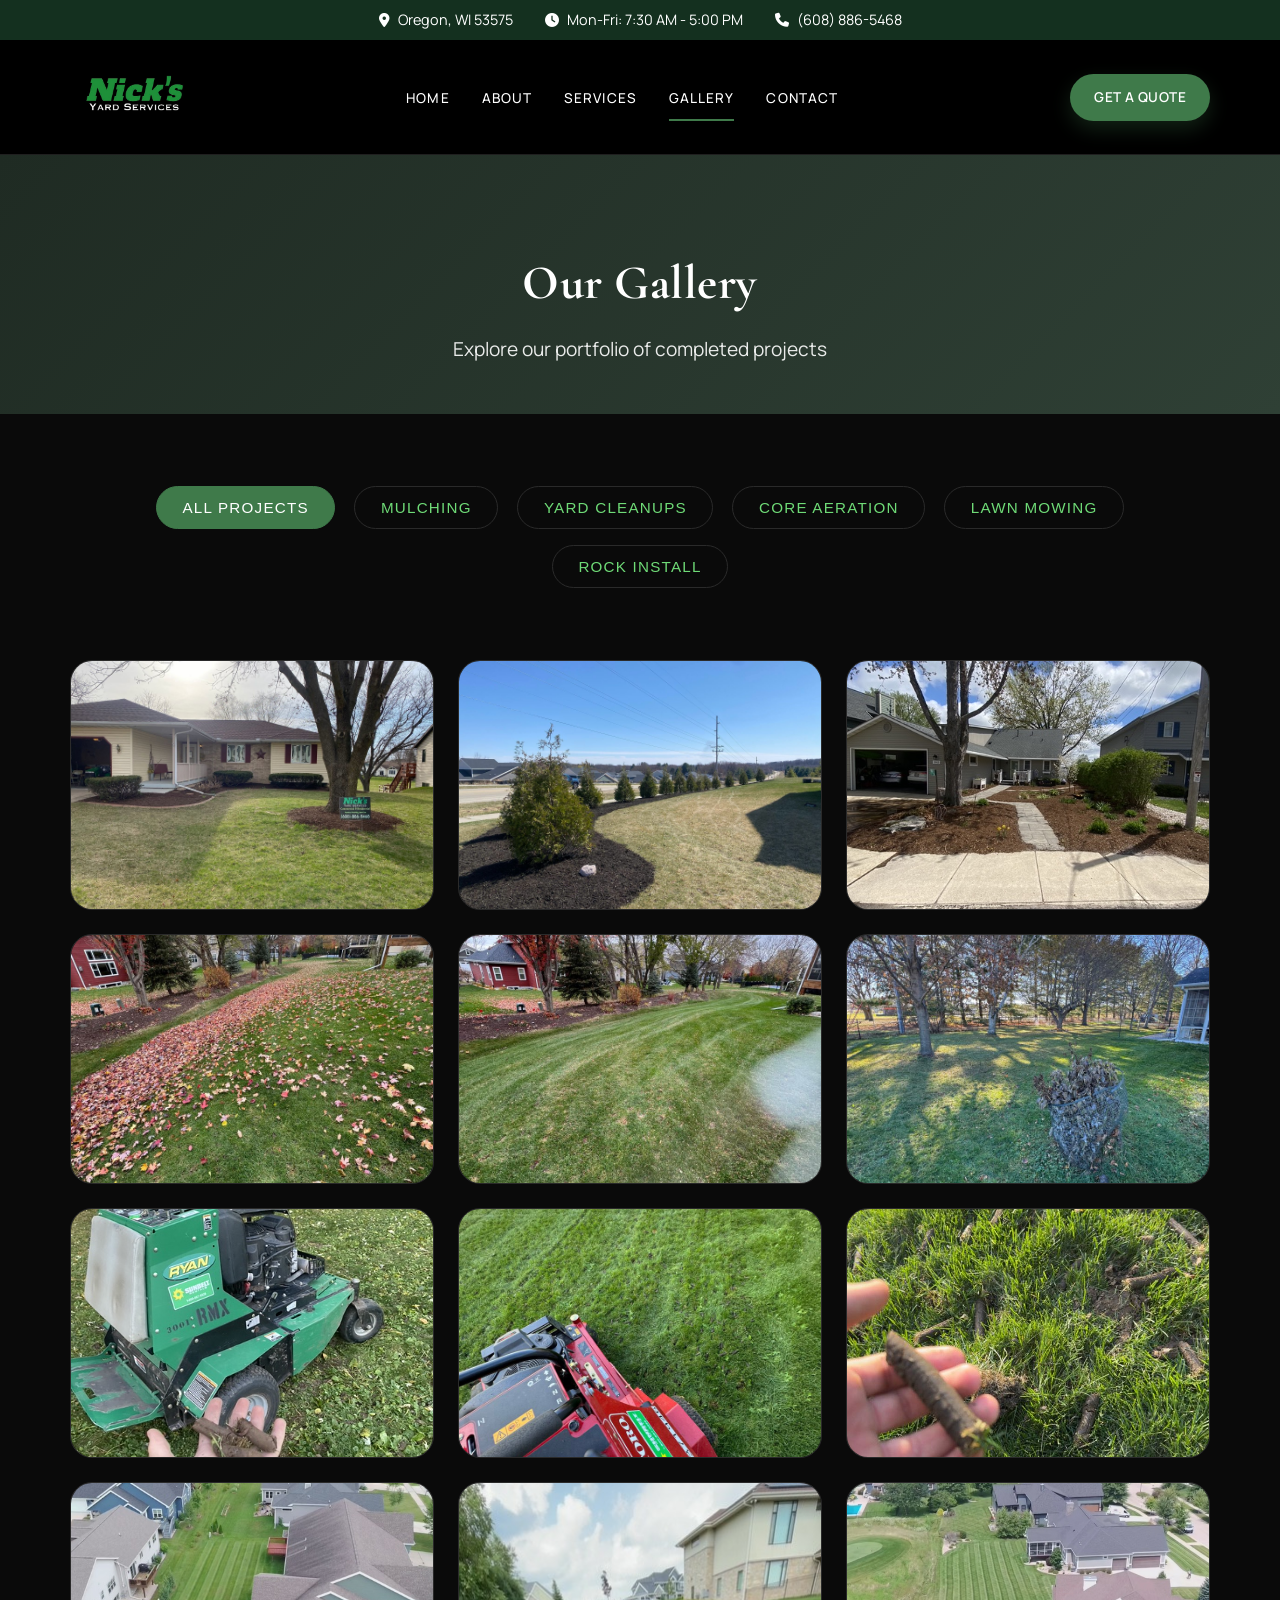
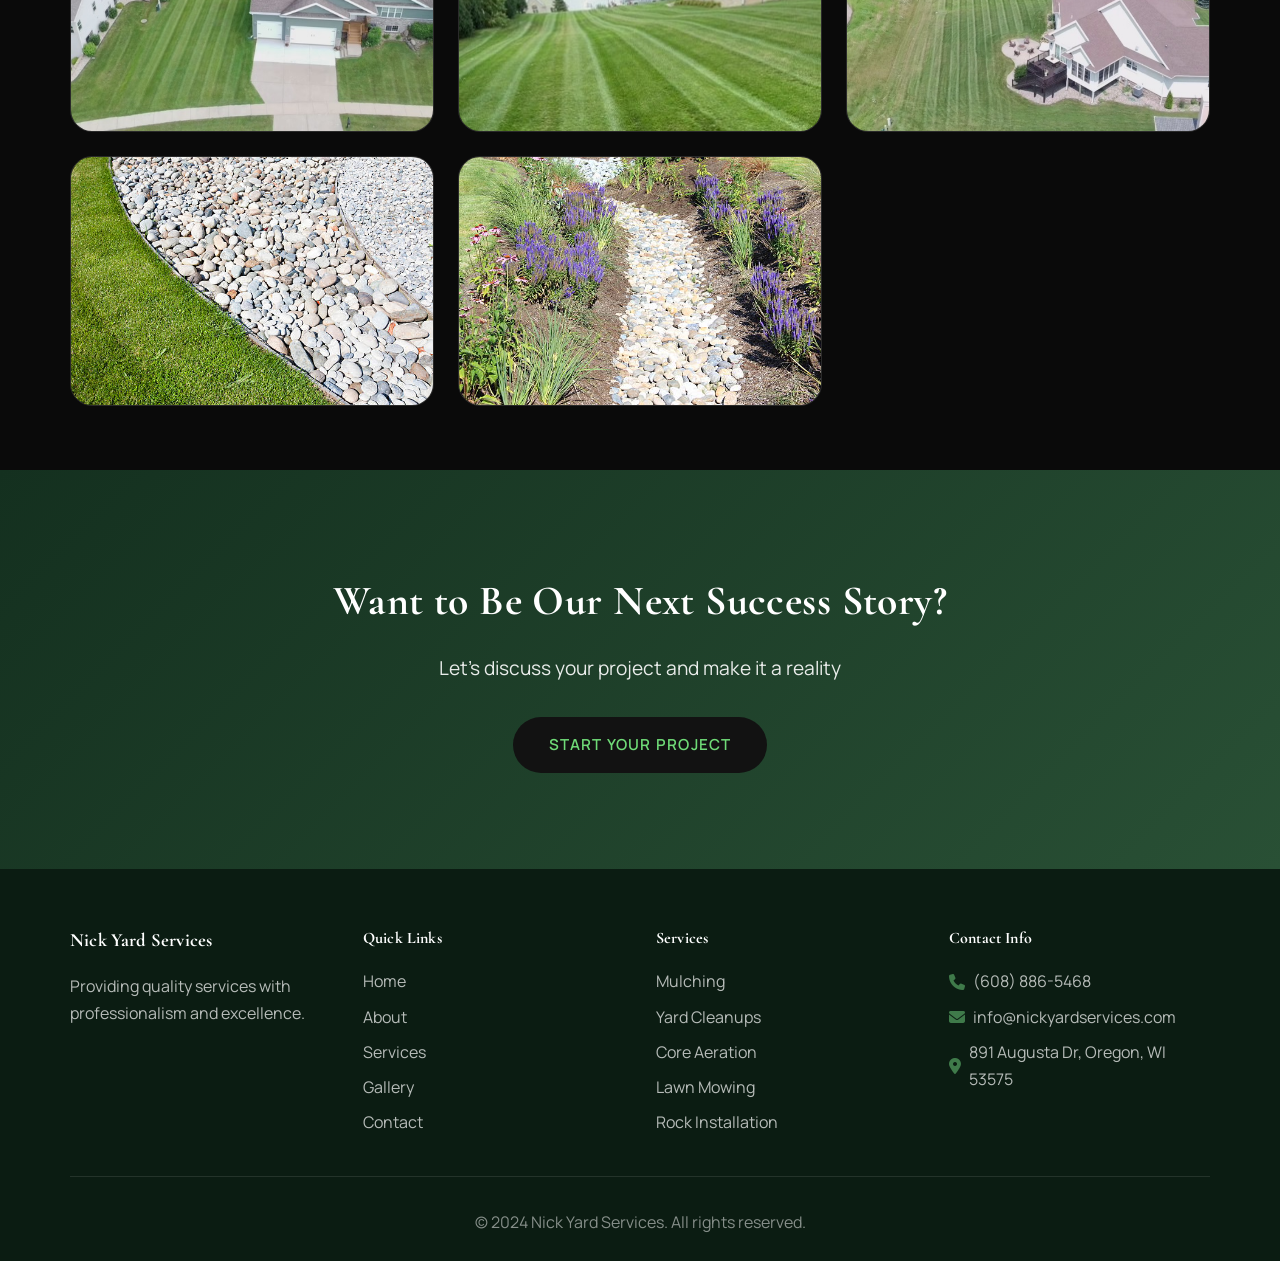
<file: gallery.html>
<!DOCTYPE html>
<html lang="en">
<head>
    <meta charset="UTF-8">
    <meta name="viewport" content="width=device-width, initial-scale=1.0">
    <meta name="description" content="See mulching, cleanup, aeration, mowing, and rock installation projects">
    <title>Gallery - Nick Yard Services</title>
    <link rel="stylesheet" href="css/style.css">
    <link rel="preconnect" href="https://fonts.googleapis.com">
    <link rel="preconnect" href="https://fonts.gstatic.com" crossorigin>
    <link href="https://fonts.googleapis.com/css2?family=Cormorant+Garamond:wght@500;600;700&family=Manrope:wght@300;400;500;600;700&display=swap" rel="stylesheet">
    <link rel="stylesheet" href="https://cdnjs.cloudflare.com/ajax/libs/font-awesome/6.4.0/css/all.min.css">
</head>
<body>
    <!-- Top Info Bar -->
    <div class="top-bar">
        <div class="container">
            <div class="top-bar-content">
                <div class="top-bar-item">
                    <i class="fas fa-map-marker-alt"></i>
                    <span>Oregon, WI 53575</span>
                </div>
                <div class="top-bar-item">
                    <i class="fas fa-clock"></i>
                    <span>Mon-Fri: 7:30 AM - 5:00 PM</span>
                </div>
                <div class="top-bar-item">
                    <i class="fas fa-phone"></i>
                    <span>(608) 886-5468</span>
                </div>
            </div>
        </div>
    </div>

    <!-- Header -->
    <header class="header">
        <nav class="navbar">
            <div class="container">
                <div class="nav-wrapper">
                    <div class="logo">
                        <a href="index.html" aria-label="Nick Yard Services home">
                            <img src="src/image0.jpeg" alt="Nick Yard Services logo" class="logo-img">
                        </a>
                    </div>
                    <ul class="nav-menu">
                        <li><a href="index.html">Home</a></li>
                        <li><a href="about.html">About</a></li>
                        <li><a href="services.html">Services</a></li>
                        <li><a href="gallery.html" class="active">Gallery</a></li>
                        <li><a href="contact.html">Contact</a></li>
                    </ul>
                    <a href="contact.html" class="nav-cta">Get a Quote</a>
                    <div class="hamburger">
                        <span></span>
                        <span></span>
                        <span></span>
                    </div>
                </div>
            </div>
        </nav>
    </header>

    <!-- Page Header -->
    <section class="page-header">
        <div class="container">
            <h1>Our Gallery</h1>
            <p>Explore our portfolio of completed projects</p>
        </div>
    </section>

    <!-- Gallery Filter -->
    <section class="content-section" style="padding-bottom: 2rem;">
        <div class="container">
            <div class="gallery-filter">
                <button class="filter-btn active" data-filter="all">All Projects</button>
                <button class="filter-btn" data-filter="mulching">Mulching</button>
                <button class="filter-btn" data-filter="cleanups">Yard Cleanups</button>
                <button class="filter-btn" data-filter="aeration">Core Aeration</button>
                <button class="filter-btn" data-filter="mowing">Lawn Mowing</button>
                <button class="filter-btn" data-filter="rock">Rock Install</button>
            </div>
        </div>
    </section>

    <!-- Gallery Grid -->
    <section class="content-section" style="padding-top: 0;">
        <div class="container">
            <div class="gallery-grid">
                <!-- Mulching Projects -->
                <div class="gallery-item" data-category="mulching">
                    <div class="image-placeholder has-image">
                        <img src="src/image2.jpeg" alt="Fresh mulch refresh" class="gallery-image">
                    </div>
                    <div class="gallery-info">
                        <h4 class="gallery-item-title">Fresh Mulch Refresh</h4>
                        <p class="gallery-item-description">Clean beds with crisp edging</p>
                    </div>
                </div>
                <div class="gallery-item" data-category="mulching">
                    <div class="image-placeholder has-image">
                        <img src="src/image3.jpeg" alt="Seasonal bed install" class="gallery-image">
                    </div>
                    <div class="gallery-info">
                        <h4 class="gallery-item-title">Seasonal Bed Install</h4>
                        <p class="gallery-item-description">Weed control and moisture retention</p>
                    </div>
                </div>
                <div class="gallery-item" data-category="mulching">
                    <div class="image-placeholder has-image">
                        <img src="src/image4.jpeg" alt="Curb appeal mulch finish" class="gallery-image">
                    </div>
                    <div class="gallery-info">
                        <h4 class="gallery-item-title">Curb Appeal Boost</h4>
                        <p class="gallery-item-description">Color-matched mulch finish</p>
                    </div>
                </div>

                <!-- Yard Cleanup Projects -->
                <div class="gallery-item" data-category="cleanups">
                    <div class="image-placeholder has-image">
                        <img src="src/Image8.jpeg" alt="Spring cleanup" class="gallery-image">
                    </div>
                    <div class="gallery-info">
                        <h4 class="gallery-item-title">Spring Cleanup</h4>
                        <p class="gallery-item-description">Fresh start after winter</p>
                    </div>
                </div>
                <div class="gallery-item" data-category="cleanups">
                    <div class="image-placeholder has-image">
                        <img src="src/image9.jpeg" alt="Fall leaf removal" class="gallery-image">
                    </div>
                    <div class="gallery-info">
                        <h4 class="gallery-item-title">Fall Leaf Removal</h4>
                        <p class="gallery-item-description">Leaf clearing and haul-away</p>
                    </div>
                </div>
                <div class="gallery-item" data-category="cleanups">
                    <div class="image-placeholder has-image">
                        <img src="src/Image10.jpeg" alt="Storm debris cleanup" class="gallery-image">
                    </div>
                    <div class="gallery-info">
                        <h4 class="gallery-item-title">Storm Debris Cleanup</h4>
                        <p class="gallery-item-description">Fast reset after heavy weather</p>
                    </div>
                </div>

                <!-- Core Aeration Projects -->
                <div class="gallery-item" data-category="aeration">
                    <div class="image-placeholder has-image">
                        <img src="src/image11.jpeg" alt="Core aeration pass" class="gallery-image">
                    </div>
                    <div class="gallery-info">
                        <h4 class="gallery-item-title">Core Aeration Pass</h4>
                        <p class="gallery-item-description">Improved airflow and root health</p>
                    </div>
                </div>
                <div class="gallery-item" data-category="aeration">
                    <div class="image-placeholder has-image">
                        <img src="src/image14.jpeg" alt="Overseed prep aeration" class="gallery-image">
                    </div>
                    <div class="gallery-info">
                        <h4 class="gallery-item-title">Overseed Prep</h4>
                        <p class="gallery-item-description">Ready for thicker, greener turf</p>
                    </div>
                </div>
                <div class="gallery-item" data-category="aeration">
                    <div class="image-placeholder has-image">
                        <img src="src/image15.jpeg" alt="Seasonal aeration service" class="gallery-image">
                    </div>
                    <div class="gallery-info">
                        <h4 class="gallery-item-title">Seasonal Aeration</h4>
                        <p class="gallery-item-description">Balanced timing for strong lawns</p>
                    </div>
                </div>
                <div class="gallery-item" data-category="mowing">
                    <div class="image-placeholder has-image">
                        <img src="src/image5.jpeg" alt="Weekly mowing" class="gallery-image">
                    </div>
                    <div class="gallery-info">
                        <h4 class="gallery-item-title">Weekly Mowing</h4>
                        <p class="gallery-item-description">Clean lines and even height</p>
                    </div>
                </div>

                <!-- More Projects -->
                <div class="gallery-item" data-category="mowing">
                    <div class="image-placeholder has-image">
                        <img src="src/image6.jpeg" alt="Edge and trim" class="gallery-image">
                    </div>
                    <div class="gallery-info">
                        <h4 class="gallery-item-title">Edge and Trim</h4>
                        <p class="gallery-item-description">Crisp borders for a polished look</p>
                    </div>
                </div>
                <div class="gallery-item" data-category="mowing">
                    <div class="image-placeholder has-image">
                        <img src="src/image7.jpeg" alt="Detail mowing service" class="gallery-image">
                    </div>
                    <div class="gallery-info">
                        <h4 class="gallery-item-title">Detail Mowing</h4>
                        <p class="gallery-item-description">Consistent finish across the property</p>
                    </div>
                </div>
                <div class="gallery-item" data-category="rock">
                    <div class="image-placeholder has-image">
                        <img src="src/image12.jpg" alt="Decorative rock bed" class="gallery-image">
                    </div>
                    <div class="gallery-info">
                        <h4 class="gallery-item-title">Decorative Rock Bed</h4>
                        <p class="gallery-item-description">Low-maintenance landscape finish</p>
                    </div>
                </div>
                <div class="gallery-item" data-category="rock">
                    <div class="image-placeholder has-image">
                        <img src="src/image13.jpg" alt="River rock accent" class="gallery-image">
                    </div>
                    <div class="gallery-info">
                        <h4 class="gallery-item-title">River Rock Accent</h4>
                        <p class="gallery-item-description">Stone borders and clean lines</p>
                    </div>
                </div>
            </div>
        </div>
    </section>

    <!-- CTA Section -->
    <section class="cta">
        <div class="container">
            <div class="cta-content">
                <h2>Want to Be Our Next Success Story?</h2>
                <p>Let's discuss your project and make it a reality</p>
                <a href="contact.html" class="btn btn-light">Start Your Project</a>
            </div>
        </div>
    </section>

    <!-- Footer -->
    <footer class="footer">
        <div class="container">
            <div class="footer-grid">
                <div class="footer-column">
                    <h3>Nick Yard Services</h3>
                    <p>Providing quality services with professionalism and excellence.</p>

                </div>
                <div class="footer-column">
                    <h4>Quick Links</h4>
                    <ul>
                        <li><a href="index.html">Home</a></li>
                        <li><a href="about.html">About</a></li>
                        <li><a href="services.html">Services</a></li>
                        <li><a href="gallery.html">Gallery</a></li>
                        <li><a href="contact.html">Contact</a></li>
                    </ul>
                </div>
                <div class="footer-column">
                    <h4>Services</h4>
                    <ul>
                        <li><a href="services.html#mulching">Mulching</a></li>
                        <li><a href="services.html#cleanups">Yard Cleanups</a></li>
                        <li><a href="services.html#aeration">Core Aeration</a></li>
                        <li><a href="services.html#mowing">Lawn Mowing</a></li>
                        <li><a href="services.html#rock">Rock Installation</a></li>
                    </ul>
                </div>
                <div class="footer-column">
                    <h4>Contact Info</h4>
                    <ul class="contact-info">
                        <li><i class="fas fa-phone"></i> (608) 886-5468</li>
                        <li><i class="fas fa-envelope"></i> info@nickyardservices.com</li>
                        <li><i class="fas fa-map-marker-alt"></i> 891 Augusta Dr, Oregon, WI 53575</li>
                    </ul>
                </div>
            </div>
            <div class="footer-bottom">
                <p>&copy; 2024 Nick Yard Services. All rights reserved.</p>
            </div>
        </div>
    </footer>

    <script src="js/script.js"></script>
    <script>
        // Gallery filter functionality
        document.addEventListener('DOMContentLoaded', function() {
            const filterBtns = document.querySelectorAll('.filter-btn');
            const galleryItems = document.querySelectorAll('.gallery-item');

            filterBtns.forEach(btn => {
                btn.addEventListener('click', function() {
                    // Remove active class from all buttons
                    filterBtns.forEach(b => {
                        b.classList.remove('active');
                    });

                    // Add active class to clicked button
                    this.classList.add('active');

                    const filter = this.getAttribute('data-filter');

                    galleryItems.forEach(item => {
                        if (filter === 'all') {
                            item.style.display = 'block';
                        } else {
                            if (item.getAttribute('data-category') === filter) {
                                item.style.display = 'block';
                            } else {
                                item.style.display = 'none';
                            }
                        }
                    });
                });
            });
        });
    </script>
</body>
</html>
</file>
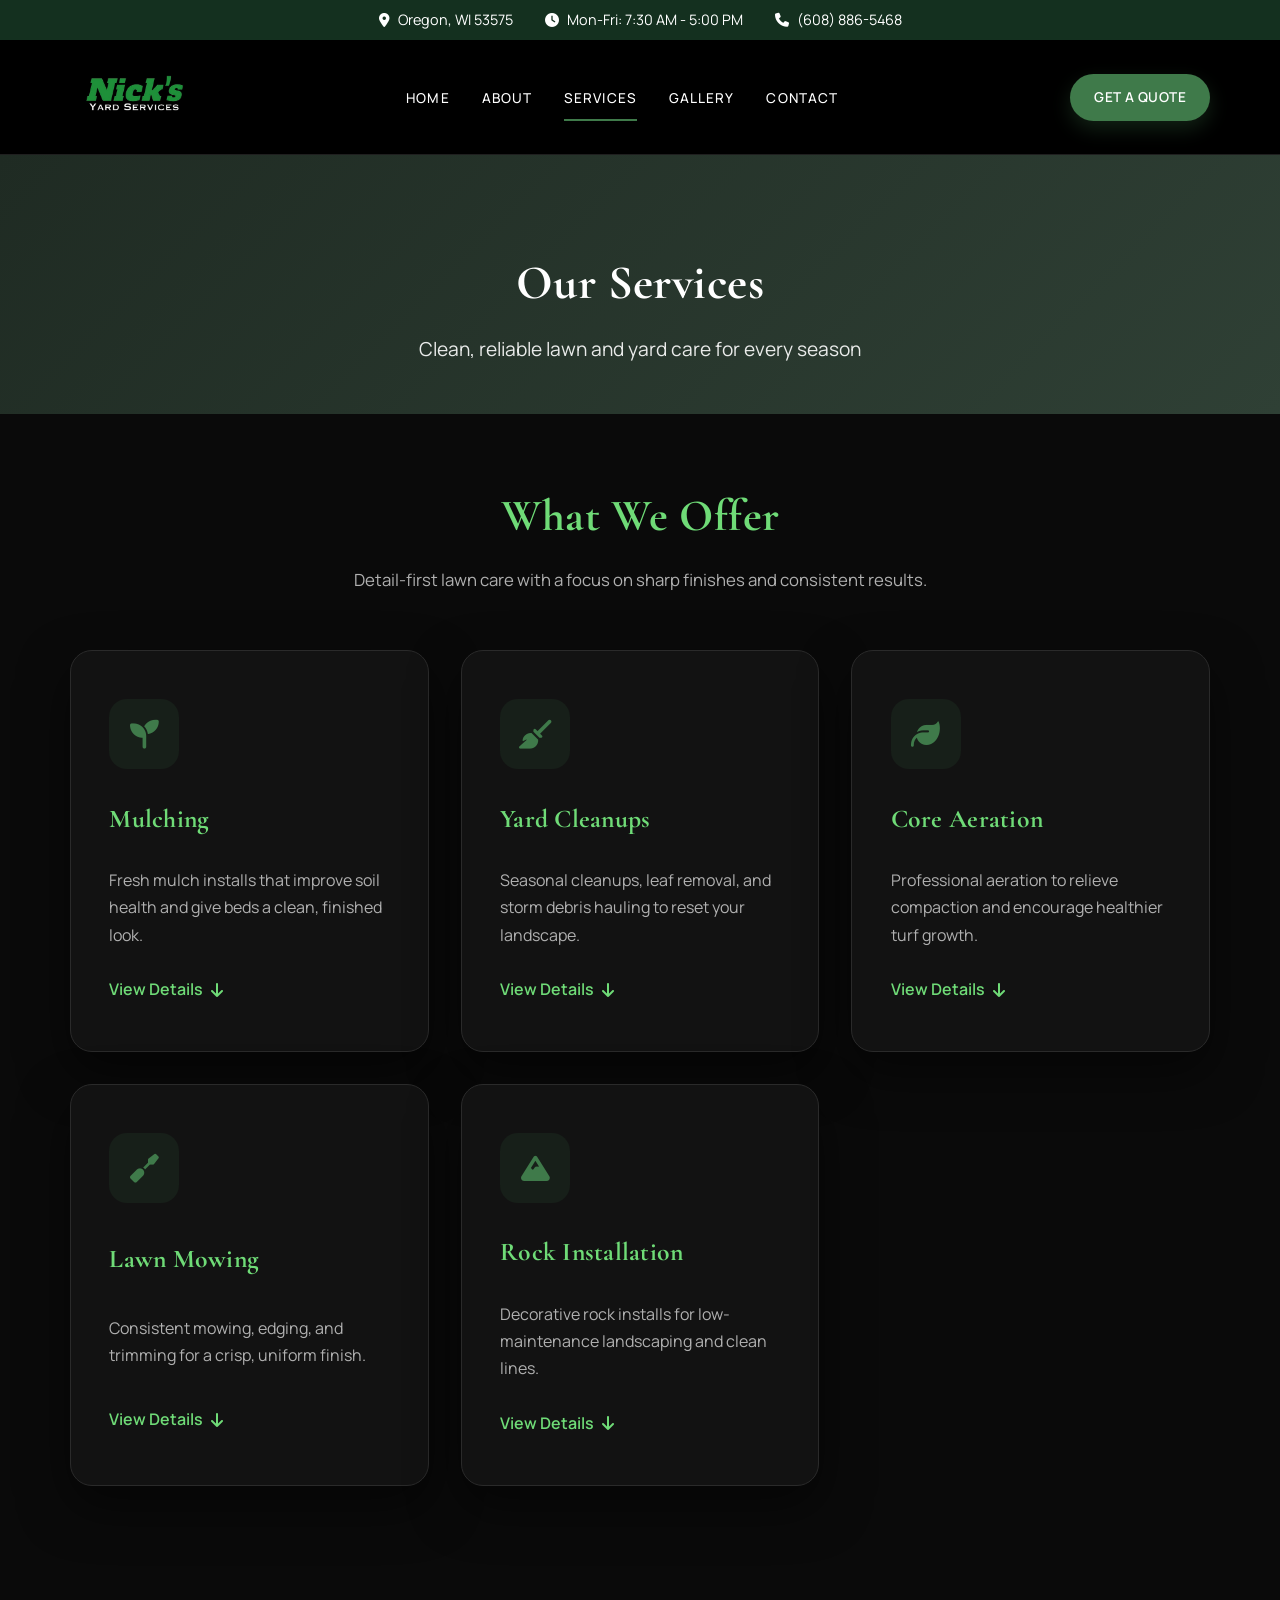
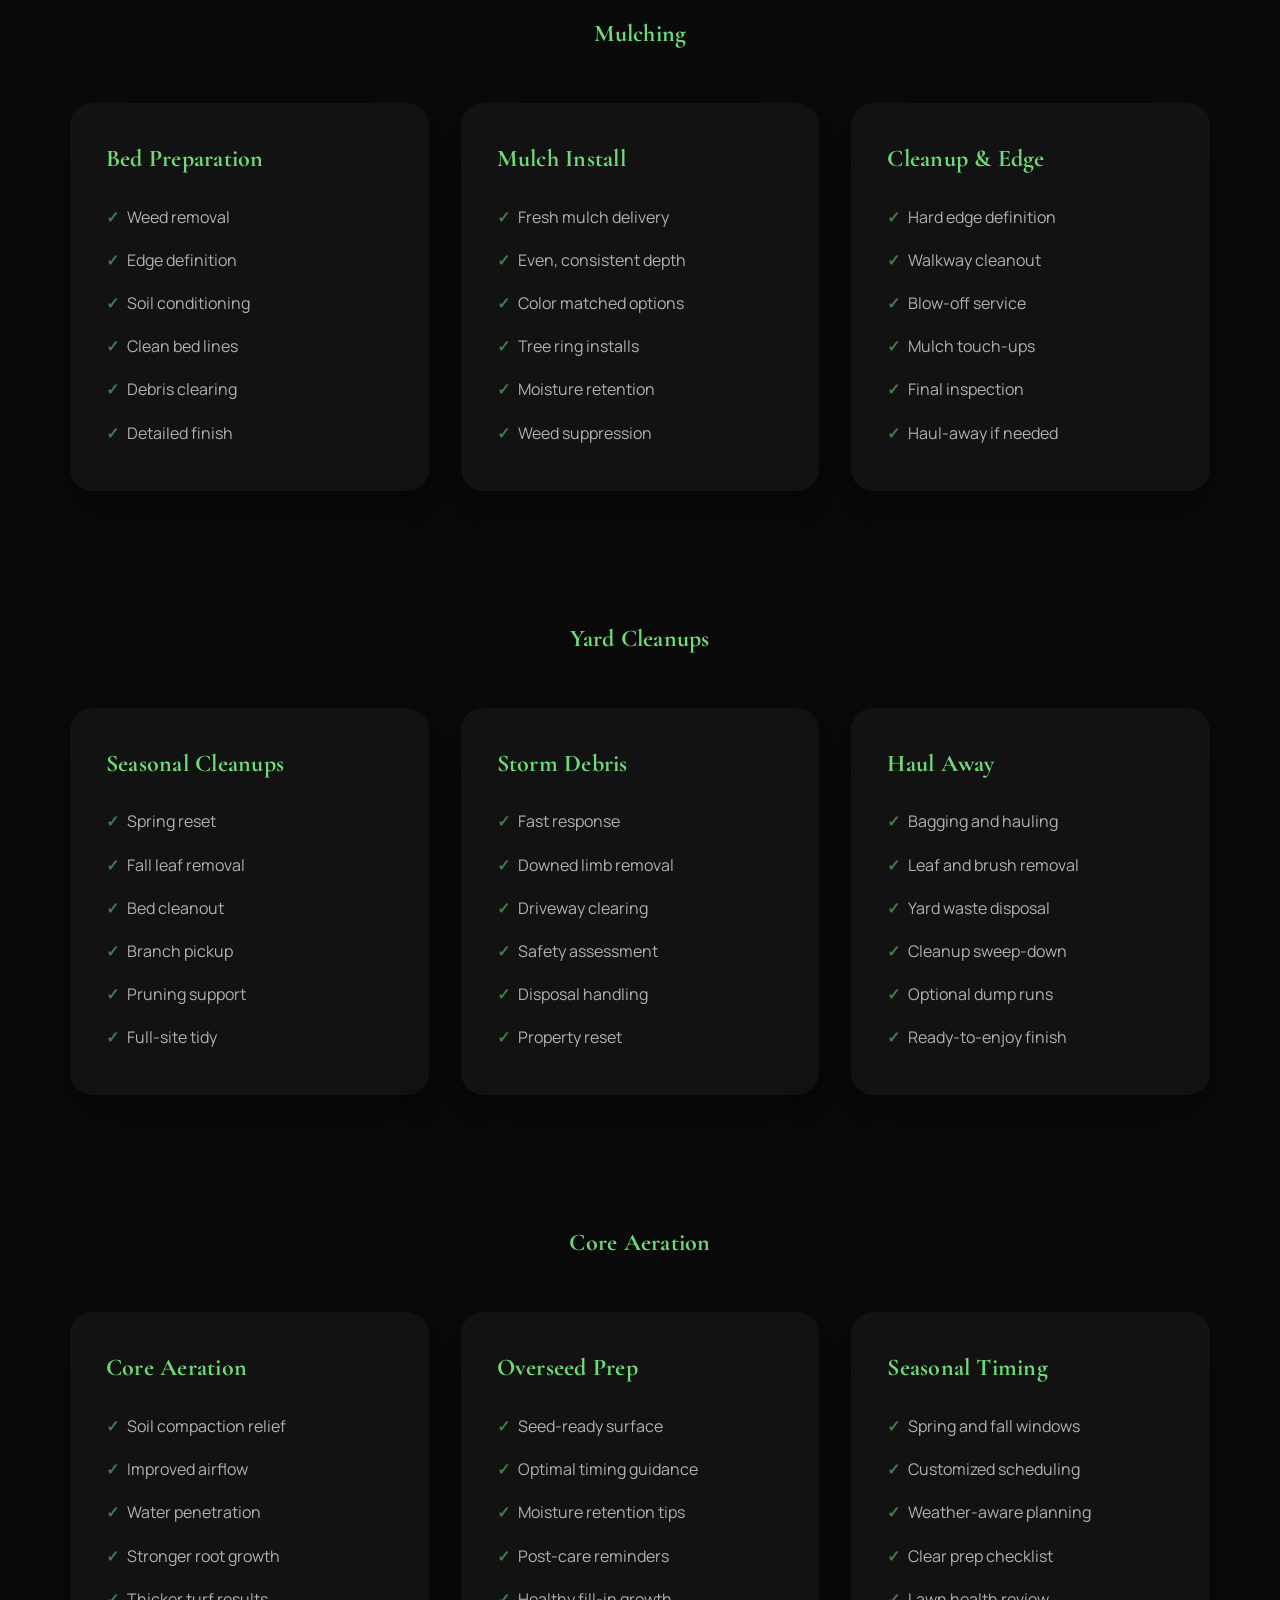
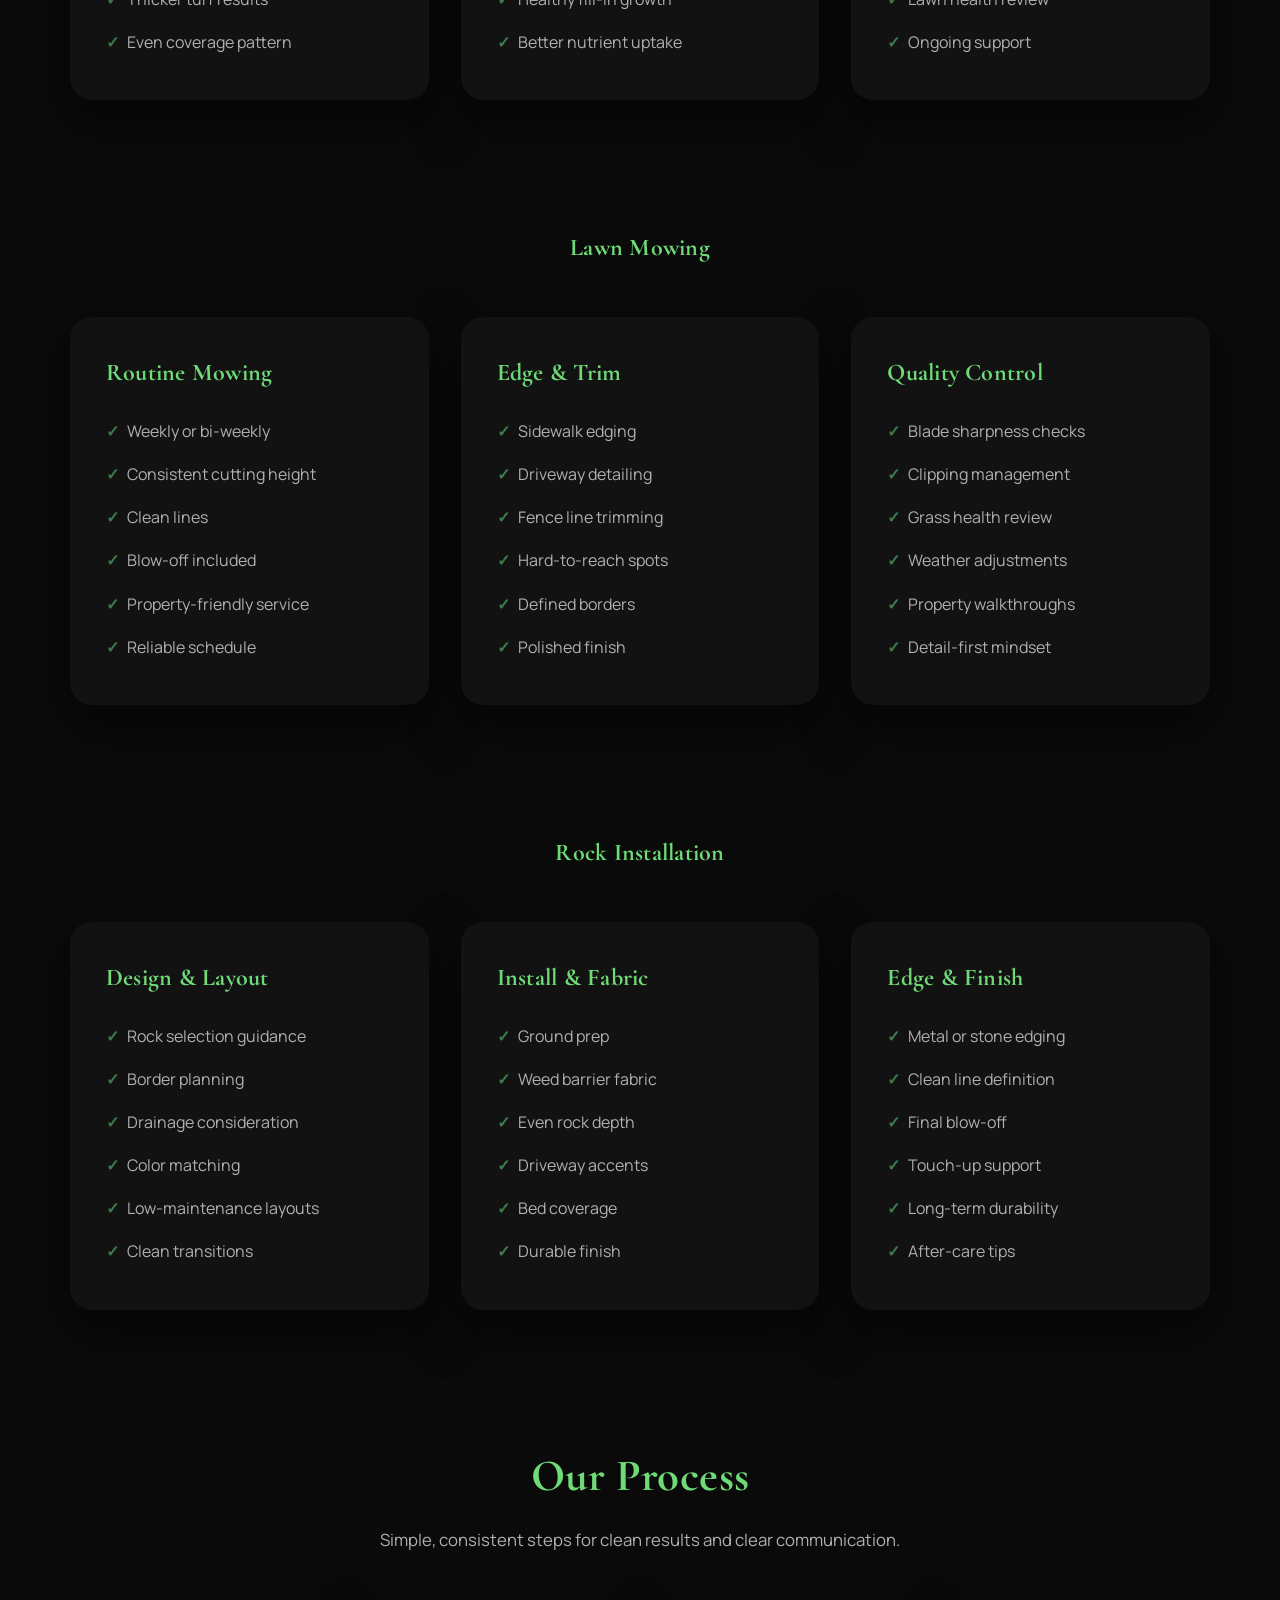
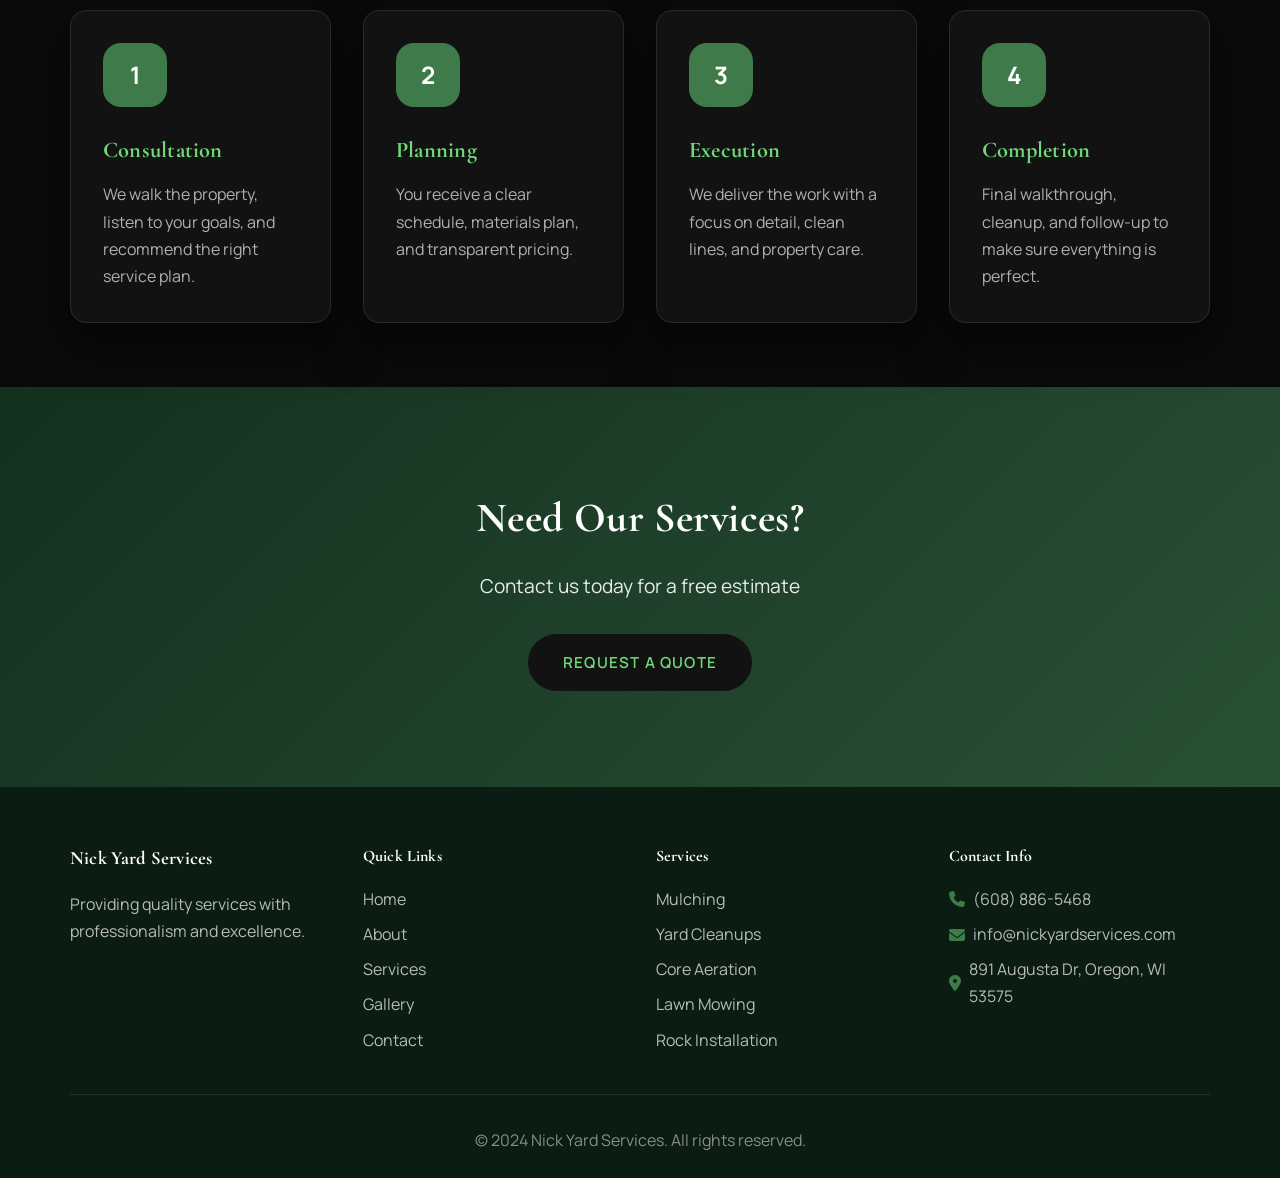
<file: services.html>
<!DOCTYPE html>
<html lang="en">
<head>
    <meta charset="UTF-8">
    <meta name="viewport" content="width=device-width, initial-scale=1.0">
    <meta name="description" content="Mulching, yard cleanups, core aeration, lawn mowing, and rock installation services">
    <title>Our Services - Nick Yard Services</title>
    <link rel="stylesheet" href="css/style.css">
    <link rel="preconnect" href="https://fonts.googleapis.com">
    <link rel="preconnect" href="https://fonts.gstatic.com" crossorigin>
    <link href="https://fonts.googleapis.com/css2?family=Cormorant+Garamond:wght@500;600;700&family=Manrope:wght@300;400;500;600;700&display=swap" rel="stylesheet">
    <link rel="stylesheet" href="https://cdnjs.cloudflare.com/ajax/libs/font-awesome/6.4.0/css/all.min.css">
</head>
<body>
    <!-- Top Info Bar -->
    <div class="top-bar">
        <div class="container">
            <div class="top-bar-content">
                <div class="top-bar-item">
                    <i class="fas fa-map-marker-alt"></i>
                    <span>Oregon, WI 53575</span>
                </div>
                <div class="top-bar-item">
                    <i class="fas fa-clock"></i>
                    <span>Mon-Fri: 7:30 AM - 5:00 PM</span>
                </div>
                <div class="top-bar-item">
                    <i class="fas fa-phone"></i>
                    <span>(608) 886-5468</span>
                </div>
            </div>
        </div>
    </div>

    <!-- Header -->
    <header class="header">
        <nav class="navbar">
            <div class="container">
                <div class="nav-wrapper">
                    <div class="logo">
                        <a href="index.html" aria-label="Nick Yard Services home">
                            <img src="src/image0.jpeg" alt="Nick Yard Services logo" class="logo-img">
                        </a>
                    </div>
                    <ul class="nav-menu">
                        <li><a href="index.html">Home</a></li>
                        <li><a href="about.html">About</a></li>
                        <li><a href="services.html" class="active">Services</a></li>
                        <li><a href="gallery.html">Gallery</a></li>
                        <li><a href="contact.html">Contact</a></li>
                    </ul>
                    <a href="contact.html" class="nav-cta">Get a Quote</a>
                    <div class="hamburger">
                        <span></span>
                        <span></span>
                        <span></span>
                    </div>
                </div>
            </div>
        </nav>
    </header>

    <!-- Page Header -->
    <section class="page-header">
        <div class="container">
            <h1>Our Services</h1>
            <p>Clean, reliable lawn and yard care for every season</p>
        </div>
    </section>

    <!-- Services Overview -->
    <section class="content-section">
        <div class="container">
            <div class="section-header">
                <h2>What We Offer</h2>
                <p>Detail-first lawn care with a focus on sharp finishes and consistent results.</p>
            </div>
            <div class="services-grid">
                <div class="service-card">
                    <div class="service-icon">
                        <i class="fas fa-seedling"></i>
                    </div>
                    <h3>Mulching</h3>
                    <p>Fresh mulch installs that improve soil health and give beds a clean, finished look.</p>
                    <a href="#mulching" class="service-link">View Details <i class="fas fa-arrow-down"></i></a>
                </div>
                <div class="service-card">
                    <div class="service-icon">
                        <i class="fas fa-broom"></i>
                    </div>
                    <h3>Yard Cleanups</h3>
                    <p>Seasonal cleanups, leaf removal, and storm debris hauling to reset your landscape.</p>
                    <a href="#cleanups" class="service-link">View Details <i class="fas fa-arrow-down"></i></a>
                </div>
                <div class="service-card">
                    <div class="service-icon">
                        <i class="fas fa-leaf"></i>
                    </div>
                    <h3>Core Aeration</h3>
                    <p>Professional aeration to relieve compaction and encourage healthier turf growth.</p>
                    <a href="#aeration" class="service-link">View Details <i class="fas fa-arrow-down"></i></a>
                </div>
                <div class="service-card">
                    <div class="service-icon">
                        <i class="fas fa-screwdriver"></i>
                    </div>
                    <h3>Lawn Mowing</h3>
                    <p>Consistent mowing, edging, and trimming for a crisp, uniform finish.</p>
                    <a href="#mowing" class="service-link">View Details <i class="fas fa-arrow-down"></i></a>
                </div>
                <div class="service-card">
                    <div class="service-icon">
                        <i class="fas fa-mountain"></i>
                    </div>
                    <h3>Rock Installation</h3>
                    <p>Decorative rock installs for low-maintenance landscaping and clean lines.</p>
                    <a href="#rock" class="service-link">View Details <i class="fas fa-arrow-down"></i></a>
                </div>
            </div>
        </div>
    </section>

    <!-- Mulching Detail -->
    <section class="content-section bg-light-section" id="mulching">
        <div class="container">
            <h2 class="section-title-centered">Mulching</h2>
            <div class="services-detail-grid">
                <div class="service-detail-card">
                    <h3>Bed Preparation</h3>
                    <ul>
                        <li>Weed removal</li>
                        <li>Edge definition</li>
                        <li>Soil conditioning</li>
                        <li>Clean bed lines</li>
                        <li>Debris clearing</li>
                        <li>Detailed finish</li>
                    </ul>
                </div>
                <div class="service-detail-card">
                    <h3>Mulch Install</h3>
                    <ul>
                        <li>Fresh mulch delivery</li>
                        <li>Even, consistent depth</li>
                        <li>Color matched options</li>
                        <li>Tree ring installs</li>
                        <li>Moisture retention</li>
                        <li>Weed suppression</li>
                    </ul>
                </div>
                <div class="service-detail-card">
                    <h3>Cleanup & Edge</h3>
                    <ul>
                        <li>Hard edge definition</li>
                        <li>Walkway cleanout</li>
                        <li>Blow-off service</li>
                        <li>Mulch touch-ups</li>
                        <li>Final inspection</li>
                        <li>Haul-away if needed</li>
                    </ul>
                </div>
            </div>
        </div>
    </section>

    <!-- Yard Cleanups Detail -->
    <section class="content-section" id="cleanups">
        <div class="container">
            <h2 class="section-title-centered">Yard Cleanups</h2>
            <div class="services-detail-grid">
                <div class="service-detail-card">
                    <h3>Seasonal Cleanups</h3>
                    <ul>
                        <li>Spring reset</li>
                        <li>Fall leaf removal</li>
                        <li>Bed cleanout</li>
                        <li>Branch pickup</li>
                        <li>Pruning support</li>
                        <li>Full-site tidy</li>
                    </ul>
                </div>
                <div class="service-detail-card">
                    <h3>Storm Debris</h3>
                    <ul>
                        <li>Fast response</li>
                        <li>Downed limb removal</li>
                        <li>Driveway clearing</li>
                        <li>Safety assessment</li>
                        <li>Disposal handling</li>
                        <li>Property reset</li>
                    </ul>
                </div>
                <div class="service-detail-card">
                    <h3>Haul Away</h3>
                    <ul>
                        <li>Bagging and hauling</li>
                        <li>Leaf and brush removal</li>
                        <li>Yard waste disposal</li>
                        <li>Cleanup sweep-down</li>
                        <li>Optional dump runs</li>
                        <li>Ready-to-enjoy finish</li>
                    </ul>
                </div>
            </div>
        </div>
    </section>

    <!-- Core Aeration Detail -->
    <section class="content-section bg-light-section" id="aeration">
        <div class="container">
            <h2 class="section-title-centered">Core Aeration</h2>
            <div class="services-detail-grid">
                <div class="service-detail-card">
                    <h3>Core Aeration</h3>
                    <ul>
                        <li>Soil compaction relief</li>
                        <li>Improved airflow</li>
                        <li>Water penetration</li>
                        <li>Stronger root growth</li>
                        <li>Thicker turf results</li>
                        <li>Even coverage pattern</li>
                    </ul>
                </div>
                <div class="service-detail-card">
                    <h3>Overseed Prep</h3>
                    <ul>
                        <li>Seed-ready surface</li>
                        <li>Optimal timing guidance</li>
                        <li>Moisture retention tips</li>
                        <li>Post-care reminders</li>
                        <li>Healthy fill-in growth</li>
                        <li>Better nutrient uptake</li>
                    </ul>
                </div>
                <div class="service-detail-card">
                    <h3>Seasonal Timing</h3>
                    <ul>
                        <li>Spring and fall windows</li>
                        <li>Customized scheduling</li>
                        <li>Weather-aware planning</li>
                        <li>Clear prep checklist</li>
                        <li>Lawn health review</li>
                        <li>Ongoing support</li>
                    </ul>
                </div>
            </div>
        </div>
    </section>

    <!-- Lawn Mowing Detail -->
    <section class="content-section" id="mowing">
        <div class="container">
            <h2 class="section-title-centered">Lawn Mowing</h2>
            <div class="services-detail-grid">
                <div class="service-detail-card">
                    <h3>Routine Mowing</h3>
                    <ul>
                        <li>Weekly or bi-weekly</li>
                        <li>Consistent cutting height</li>
                        <li>Clean lines</li>
                        <li>Blow-off included</li>
                        <li>Property-friendly service</li>
                        <li>Reliable schedule</li>
                    </ul>
                </div>
                <div class="service-detail-card">
                    <h3>Edge & Trim</h3>
                    <ul>
                        <li>Sidewalk edging</li>
                        <li>Driveway detailing</li>
                        <li>Fence line trimming</li>
                        <li>Hard-to-reach spots</li>
                        <li>Defined borders</li>
                        <li>Polished finish</li>
                    </ul>
                </div>
                <div class="service-detail-card">
                    <h3>Quality Control</h3>
                    <ul>
                        <li>Blade sharpness checks</li>
                        <li>Clipping management</li>
                        <li>Grass health review</li>
                        <li>Weather adjustments</li>
                        <li>Property walkthroughs</li>
                        <li>Detail-first mindset</li>
                    </ul>
                </div>
            </div>
        </div>
    </section>

    <!-- Rock Installation Detail -->
    <section class="content-section bg-light-section" id="rock">
        <div class="container">
            <h2 class="section-title-centered">Rock Installation</h2>
            <div class="services-detail-grid">
                <div class="service-detail-card">
                    <h3>Design & Layout</h3>
                    <ul>
                        <li>Rock selection guidance</li>
                        <li>Border planning</li>
                        <li>Drainage consideration</li>
                        <li>Color matching</li>
                        <li>Low-maintenance layouts</li>
                        <li>Clean transitions</li>
                    </ul>
                </div>
                <div class="service-detail-card">
                    <h3>Install & Fabric</h3>
                    <ul>
                        <li>Ground prep</li>
                        <li>Weed barrier fabric</li>
                        <li>Even rock depth</li>
                        <li>Driveway accents</li>
                        <li>Bed coverage</li>
                        <li>Durable finish</li>
                    </ul>
                </div>
                <div class="service-detail-card">
                    <h3>Edge & Finish</h3>
                    <ul>
                        <li>Metal or stone edging</li>
                        <li>Clean line definition</li>
                        <li>Final blow-off</li>
                        <li>Touch-up support</li>
                        <li>Long-term durability</li>
                        <li>After-care tips</li>
                    </ul>
                </div>
            </div>
        </div>
    </section>

    <!-- Process Section -->
    <section class="content-section" id="process">
        <div class="container">
            <div class="section-header">
                <h2>Our Process</h2>
                <p>Simple, consistent steps for clean results and clear communication.</p>
            </div>
            <div class="features-grid">
                <div class="feature-item">
                    <div class="feature-icon process-step-icon">
                        <strong style="color: white; font-size: 1.5rem;">1</strong>
                    </div>
                    <h3>Consultation</h3>
                    <p>We walk the property, listen to your goals, and recommend the right service plan.</p>
                </div>
                <div class="feature-item">
                    <div class="feature-icon process-step-icon">
                        <strong style="color: white; font-size: 1.5rem;">2</strong>
                    </div>
                    <h3>Planning</h3>
                    <p>You receive a clear schedule, materials plan, and transparent pricing.</p>
                </div>
                <div class="feature-item">
                    <div class="feature-icon process-step-icon">
                        <strong style="color: white; font-size: 1.5rem;">3</strong>
                    </div>
                    <h3>Execution</h3>
                    <p>We deliver the work with a focus on detail, clean lines, and property care.</p>
                </div>
                <div class="feature-item">
                    <div class="feature-icon process-step-icon">
                        <strong style="color: white; font-size: 1.5rem;">4</strong>
                    </div>
                    <h3>Completion</h3>
                    <p>Final walkthrough, cleanup, and follow-up to make sure everything is perfect.</p>
                </div>
            </div>
        </div>
    </section>

    <!-- CTA Section -->
    <section class="cta">
        <div class="container">
            <div class="cta-content">
                <h2>Need Our Services?</h2>
                <p>Contact us today for a free estimate</p>
                <a href="contact.html" class="btn btn-light">Request a Quote</a>
            </div>
        </div>
    </section>

    <!-- Footer -->
    <footer class="footer">
        <div class="container">
            <div class="footer-grid">
                <div class="footer-column">
                    <h3>Nick Yard Services</h3>
                    <p>Providing quality services with professionalism and excellence.</p>

                </div>
                <div class="footer-column">
                    <h4>Quick Links</h4>
                    <ul>
                        <li><a href="index.html">Home</a></li>
                        <li><a href="about.html">About</a></li>
                        <li><a href="services.html">Services</a></li>
                        <li><a href="gallery.html">Gallery</a></li>
                        <li><a href="contact.html">Contact</a></li>
                    </ul>
                </div>
                <div class="footer-column">
                    <h4>Services</h4>
                    <ul>
                        <li><a href="services.html#mulching">Mulching</a></li>
                        <li><a href="services.html#cleanups">Yard Cleanups</a></li>
                        <li><a href="services.html#aeration">Core Aeration</a></li>
                        <li><a href="services.html#mowing">Lawn Mowing</a></li>
                        <li><a href="services.html#rock">Rock Installation</a></li>
                    </ul>
                </div>
                <div class="footer-column">
                    <h4>Contact Info</h4>
                    <ul class="contact-info">
                        <li><i class="fas fa-phone"></i> (608) 886-5468</li>
                        <li><i class="fas fa-envelope"></i> info@nickyardservices.com</li>
                        <li><i class="fas fa-map-marker-alt"></i> 891 Augusta Dr, Oregon, WI 53575</li>
                    </ul>
                </div>
            </div>
            <div class="footer-bottom">
                <p>&copy; 2024 Nick Yard Services. All rights reserved.</p>
            </div>
        </div>
    </footer>

    <script src="js/script.js"></script>
</body>
</html>
</file>
<file: css/style.css>
/* ===== CSS Reset & Base Styles ===== */
* {
    margin: 0;
    padding: 0;
    box-sizing: border-box;
}

:root {
    --primary-color: #14301f;
    --secondary-color: #3f7a4a;
    --accent-color: #7bbf74;
    --text-dark: #e8e8e8;
    --text-light: #b0b0b0;
    --bg-light: #0a0a0a;
    --bg-white: #121212;
    --border-color: #2a2a2a;
    --shadow-soft: 0 20px 50px rgba(0, 0, 0, 0.5);
    --shadow-strong: 0 16px 40px rgba(0, 0, 0, 0.7);
    --radius-lg: 22px;
    --radius-md: 16px;
    --radius-sm: 10px;
    --transition: all 0.3s ease;
    --hero-accent: #6fdb77;
}

body {
    font-family: 'Manrope', 'Segoe UI', sans-serif;
    line-height: 1.7;
    color: var(--text-dark);
    background: var(--bg-light);
    overflow-x: hidden;
}

h1,
h2,
h3,
h4,
.logo h2 {
    font-family: 'Cormorant Garamond', 'Times New Roman', serif;
    letter-spacing: 0.01em;
}

.container {
    max-width: 1180px;
    margin: 0 auto;
    padding: 0 20px;
}

a {
    text-decoration: none;
    color: inherit;
    transition: var(--transition);
}

ul {
    list-style: none;
}

img {
    max-width: 100%;
    height: auto;
    display: block;
}

/* ===== Top Info Bar ===== */
.top-bar {
    background: var(--primary-color);
    color: #ffffff;
    padding: 0.5rem 0;
    font-size: 0.9rem;
    position: sticky;
    top: 0;
    z-index: 1001;
}

.top-bar-content {
    display: flex;
    justify-content: center;
    align-items: center;
    gap: 2rem;
    flex-wrap: wrap;
}

.top-bar-item {
    display: flex;
    align-items: center;
    gap: 0.5rem;
}

.top-bar-item i {
    font-size: 0.875rem;
}

@media (max-width: 768px) {
    .top-bar {
        font-size: 0.8rem;
        position: fixed;
        padding: 0.4rem 0;
    }
    
    .top-bar-content {
        gap: 1rem;
        justify-content: center;
    }
    
    .top-bar-item span {
        font-size: 0.8rem;
    }
}

/* ===== Header & Navigation ===== */
.header {
    background: #000000;
    border-bottom: 1px solid rgba(255, 255, 255, 0.12);
    position: sticky;
    top: 40px;
    z-index: 1000;
}

.navbar {
    padding: 1rem 0;
}

.nav-wrapper {
    display: flex;
    justify-content: space-between;
    align-items: center;
    gap: 1.5rem;
}

.logo h2 {
    color: #ffffff;
    font-size: 1.7rem;
    font-weight: 700;
}

.company-image {
    width: 100%;
    height: 100%;
    object-fit: cover;
    border-radius: var(--radius-lg);
}

.logo a:hover h2 {
    color: #ffffff;
}

.before-after-image.image19-focus {
    object-position: center center;
    object-fit: cover;
}

.before-after-image.image20-fill,
.before-after-image.image21-fill {
    object-fit: cover;
    object-position: center center;
    width: 110%;
    height: 110%;
    min-width: 110%;
    min-height: 110%;
    transform: scale(1.1);
    position: absolute;
    top: 50%;
    left: 50%;
    transform: translate(-50%, -50%) scale(1.15);
}

.logo {
    display: flex;
    align-items: center;
}

.logo-img {
    height: 82px;
    width: auto;
    display: block;
    object-fit: contain;
}

.nav-menu {
    display: flex;
    gap: 2rem;
}

.nav-menu a {
    color: #ffffff;
    font-weight: 500;
    padding: 0.5rem 0;
    position: relative;
    text-transform: uppercase;
    letter-spacing: 0.08em;
    font-size: 0.85rem;
}

.nav-menu a::after {
    content: '';
    position: absolute;
    bottom: -6px;
    left: 0;
    width: 0;
    height: 2px;
    background: var(--secondary-color);
    transition: var(--transition);
}

.nav-menu a:hover::after,
.nav-menu a.active::after {
    width: 100%;
}

.nav-menu a:hover,
.nav-menu a.active {
    color: #ffffff;
}

.nav-cta {
    margin-left: 1.5rem;
    padding: 0.75rem 1.5rem;
    background: var(--secondary-color);
    color: white;
    border-radius: 999px;
    font-weight: 600;
    letter-spacing: 0.03em;
    text-transform: uppercase;
    font-size: 0.85rem;
    box-shadow: 0 8px 20px rgba(63, 122, 74, 0.28);
}

.nav-cta:hover {
    background: #34663e;
    transform: translateY(-1px);
}

.hamburger {
    display: none;
    flex-direction: column;
    cursor: pointer;
    gap: 5px;
}

.hamburger span {
    width: 25px;
    height: 3px;
    background: #ffffff;
    transition: var(--transition);
}

/* ===== Hero Section ===== */
.hero {
    position: relative;
    color: white;
    overflow: hidden;
}

.hero-desktop {
    padding: 7rem 0 6rem;
    background: linear-gradient(120deg, rgba(10, 20, 14, 0.72), rgba(10, 20, 14, 0.35)),
    url("../src/Home%20page%20image.jpeg") left center/cover no-repeat;
}

.hero-desktop::before {
    content: '';
    position: absolute;
    width: 420px;
    height: 420px;
    right: -140px;
    top: -120px;
    background: radial-gradient(circle, rgba(255, 255, 255, 0.18), transparent 70%);
    filter: blur(2px);
}

.hero-desktop::after {
    content: '';
    position: absolute;
    width: 520px;
    height: 520px;
    left: -220px;
    bottom: -240px;
    border-radius: 50%;
    background: radial-gradient(circle, rgba(123, 191, 116, 0.35), transparent 70%);
}

.hero-mobile {
    display: none;
}

.hero-mobile-image {
    display: none;
}

.hero-grid {
    position: relative;
    z-index: 1;
    display: grid;
    grid-template-columns: minmax(0, 1fr) minmax(0, 1fr);
    gap: 2.5rem;
    align-items: start;
}
.hero-copy {
    max-width: 600px;
    grid-column: 2;
    justify-self: end;
    margin-left: 0;
    border: none;
    padding: 0;
    text-align: right;
}

.hero-title {
    font-size: 3.4rem;
    font-weight: 700;
    margin-bottom: 1.5rem;
    line-height: 1.05;
    animation: fadeInUp 0.7s ease forwards;
}

.hero-subtitle {
    font-size: 1.15rem;
    margin-bottom: 2.5rem;
    opacity: 0.88;
    animation: fadeInUp 0.9s ease forwards;
}

.hero-buttons {
    display: flex;
    gap: 1rem;
    flex-wrap: wrap;
    animation: fadeInUp 1.1s ease forwards;
    align-items: center;
}


.hero-highlights {
    margin-top: 2rem;
    display: flex;
    flex-wrap: wrap;
    gap: 0.75rem 1rem;
    align-items: center;
}

.highlight {
    display: inline-flex;
    align-items: center;
    gap: 0.75rem;
    font-size: 0.95rem;
    color: rgba(255, 255, 255, 0.85);
    padding: 0.5rem 0.9rem;
    border-radius: 999px;
    background: rgba(10, 20, 14, 0.5);
    border: 1px solid rgba(255, 255, 255, 0.15);
}

.highlight i {
    width: 36px;
    height: 36px;
    flex: 0 0 36px;
    border-radius: 50%;
    background: rgba(255, 255, 255, 0.15);
    display: flex;
    align-items: center;
    justify-content: center;
    font-size: 0.95rem;
    line-height: 1;
}

.hero-card {
    background: rgba(255, 255, 255, 0.12);
    border-radius: var(--radius-lg);
    padding: 1.5rem;
    border: 1px solid rgba(255, 255, 255, 0.15);
    animation: fadeInUp 1.1s ease;
    max-width: 360px;
    margin-left: 0;
    grid-column: 2;
    justify-self: end;
}

@keyframes heroZoom {
    from {
        background-size: 105%;
    }
    to {
        background-size: 100%;
    }
}


.hero-card-inner {
    background: rgba(16, 21, 17, 0.7);
    border-radius: var(--radius-lg);
    padding: 2rem;
    display: grid;
    gap: 1.5rem;
}

.hero-card-title {
    text-transform: uppercase;
    letter-spacing: 0.18em;
    font-size: 0.75rem;
    color: rgba(255, 255, 255, 0.7);
}

.hero-stats {
    display: grid;
    gap: 1.5rem;
}

.hero-stat {
    display: flex;
    flex-direction: column;
    gap: 0.25rem;
}

.stat-value {
    font-size: 2rem;
    font-weight: 700;
    color: #f6f2ec;
}

.stat-label {
    text-transform: uppercase;
    letter-spacing: 0.08em;
    font-size: 0.75rem;
    color: rgba(255, 255, 255, 0.65);
}

.hero-card-footer {
    display: flex;
    align-items: center;
    gap: 0.75rem;
    padding-top: 1rem;
    border-top: 1px solid rgba(255, 255, 255, 0.12);
    color: rgba(255, 255, 255, 0.8);
    font-size: 0.95rem;
}

.eyebrow {
    display: inline-flex;
    align-items: center;
    gap: 0.5rem;
    text-transform: uppercase;
    letter-spacing: 0.2em;
    font-size: 0.75rem;
    color: var(--accent-color);
    margin-bottom: 1.2rem;
}

.hero .eyebrow {
    color: rgba(255, 255, 255, 0.7);
}

@keyframes fadeInUp {
    0% {
        opacity: 0;
        transform: translateY(40px) scale(0.98);
        filter: blur(4px);
    }
    60% {
        opacity: 1;
        transform: translateY(0) scale(1);
        filter: blur(0);
    }
    100% {
        opacity: 1;
        transform: translateY(0);
    }
}


/* ===== Buttons ===== */
.btn {
    display: inline-flex;
    align-items: center;
    justify-content: center;
    padding: 0.95rem 2.2rem;
    border-radius: 999px;
    font-weight: 600;
    cursor: pointer;
    transition: var(--transition);
    border: none;
    font-size: 0.95rem;
    text-transform: uppercase;
    letter-spacing: 0.08em;
}

.btn-primary {
    background: var(--secondary-color);
    color: white;
    box-shadow: 0 12px 25px rgba(63, 122, 74, 0.35);
}

.btn-primary:hover {
    background: #34663e;
    transform: translateY(-2px);
}

.btn-secondary {
    background: transparent;
    color: white;
    border: 1px solid rgba(255, 255, 255, 0.6);
}

.btn-secondary:hover {
    background: var(--bg-white);
    color: var(--hero-accent);
}

.btn-light {
    background: var(--bg-white);
    color: var(--hero-accent);
}

.btn-light:hover {
    background: var(--border-color);
    transform: translateY(-2px);
}

.hero-copy-mobile {
    display: none;
}

/* ===== Sections ===== */
section {
    padding: 6rem 0;
}

.section-header {
    text-align: center;
    margin-bottom: 3.5rem;
}

.section-header h2 {
    font-size: 2.8rem;
    color: var(--hero-accent);
    margin-bottom: 0.75rem;
}

.section-header p {
    font-size: 1.05rem;
    color: var(--text-light);
    max-width: 640px;
    margin: 0 auto;
}

/* ===== Services Section ===== */
.services {
    background: var(--bg-light);
}

.services-grid {
    display: grid;
    grid-template-columns: repeat(auto-fit, minmax(280px, 1fr));
    gap: 2rem;
}

.service-card {
    background: var(--bg-white);
    padding: 3rem 2.4rem;
    border-radius: var(--radius-lg);
    text-align: left;
    transition: var(--transition);
    box-shadow: var(--shadow-soft);
    border: 1px solid var(--border-color);
    display: grid;
    gap: 1.2rem;
}

.service-card:hover {
    transform: translateY(-8px);
    box-shadow: var(--shadow-strong);
}

.service-icon {
    width: 70px;
    height: 70px;
    margin-bottom: 0.5rem;
    background: rgba(63, 122, 74, 0.12);
    border-radius: 18px;
    display: flex;
    align-items: center;
    justify-content: center;
    font-size: 1.8rem;
    color: var(--secondary-color);
}

.before-after {
    position: relative;
    height: 400px;
    border-radius: 20px;
    overflow: hidden;
    background: #1a1a1a;
    border: 1px solid var(--border-color);
    box-shadow: 0 16px 30px rgba(0, 0, 0, 0.5);
    cursor: ew-resize;
    touch-action: none;
    --before-after-position: 50%;
}

.before-after::before,
.before-after::after {
    position: absolute;
    top: 12px;
    padding: 0.35rem 0.7rem;
    border-radius: 999px;
    font-size: 0.7rem;
    text-transform: uppercase;
    letter-spacing: 0.12em;
    font-weight: 600;
    color: #f3f7f3;
    background: rgba(20, 30, 24, 0.6);
    z-index: 3;
    pointer-events: none;
}

.before-after::before {
    content: 'Before';
    left: 12px;
}

.before-after::after {
    content: 'After';
    right: 12px;
}

.before-after-image {
    width: 100%;
    height: 100%;
    object-fit: cover;
    display: block;
    filter: saturate(1.05) contrast(1.03);
}

.before-after-image.zoom-out {
    object-fit: cover;
}

.before-after-after {
    position: absolute;
    inset: 0;
    width: calc(100% - var(--before-after-position));
    overflow: hidden;
    left: auto;
    right: 0;
}

.before-after-handle {
    position: absolute;
    top: 0;
    bottom: 0;
    left: var(--before-after-position);
    width: 3px;
    background: linear-gradient(to bottom, rgba(255, 255, 255, 0.3), rgba(255, 255, 255, 0.95), rgba(255, 255, 255, 0.3));
    transform: translateX(-1.5px);
    box-shadow: 0 0 20px rgba(0, 0, 0, 0.3);
}

.before-after-handle::after {
    content: '';
    position: absolute;
    top: 50%;
    left: 50%;
    width: 40px;
    height: 40px;
    background: rgba(255, 255, 255, 0.95);
    backdrop-filter: blur(10px);
    border: 2px solid rgba(255, 255, 255, 0.8);
    transform: translate(-50%, -50%);
    box-shadow: 
        0 8px 32px rgba(0, 0, 0, 0.15),
        0 0 0 4px rgba(63, 122, 74, 0.2),
        inset 0 2px 4px rgba(255, 255, 255, 0.9),
        inset 0 -2px 4px rgba(0, 0, 0, 0.05);
    border-radius: 50%;
    transition: all 0.3s ease;
}

.before-after:hover .before-after-handle::after {
    background: rgba(255, 255, 255, 1);
    box-shadow: 
        0 12px 40px rgba(0, 0, 0, 0.2),
        0 0 0 4px rgba(63, 122, 74, 0.4),
        0 0 0 8px rgba(63, 122, 74, 0.1),
        inset 0 2px 4px rgba(255, 255, 255, 1),
        inset 0 -2px 4px rgba(0, 0, 0, 0.08);
    transform: translate(-50%, -50%) scale(1.1);
}

.before-after-handle::before {
    content: '‹   ›';
    position: absolute;
    top: 50%;
    left: 50%;
    transform: translate(-50%, -50%);
    color: var(--secondary-color);
    font-size: 20px;
    font-weight: 900;
    letter-spacing: 4px;
    z-index: 1;
    pointer-events: none;
    text-shadow: 0 1px 2px rgba(0, 0, 0, 0.1);
    transition: all 0.3s ease;
}

.before-after:hover .before-after-handle::before {
    color: var(--hero-accent);
    letter-spacing: 5px;
}

.before-after.is-dragging .before-after-after,
.before-after.is-dragging .before-after-handle {
    animation: none;
}

.service-card h3 {
    font-size: 1.6rem;
    margin-bottom: 0.5rem;
    color: var(--hero-accent);
}

.service-card p {
    color: var(--text-light);
    margin-bottom: 0.5rem;
}

.service-link {
    color: var(--hero-accent);
    font-weight: 600;
    display: inline-flex;
    align-items: center;
    gap: 0.5rem;
}

.service-link:hover {
    gap: 1rem;
    color: #8fff97;
}

/* Service cards with images */
.service-card:has(.service-image) {
    padding: 0;
    overflow: hidden;
    position: relative;
}

.service-image {
    width: 100%;
    height: 240px;
    object-fit: cover;
    object-position: center;
    display: block;
    transition: transform 0.5s ease;
}

.service-card:has(.service-image) h3 {
    padding: 1.5rem 2.4rem 0 2.4rem;
    font-size: 1.75rem;
    font-weight: 700;
    margin-bottom: 0.75rem;
}

.service-card:has(.service-image) p {
    padding: 0 2.4rem;
    font-size: 1.02rem;
    line-height: 1.7;
    margin-bottom: 1rem;
}

.service-card:has(.service-image) .service-link {
    padding: 0 2.4rem;
    margin-bottom: 3rem;
    display: inline-flex;
    background: rgba(111, 219, 119, 0.15);
    padding: 0.6rem 1.2rem;
    border-radius: 8px;
    margin-left: 2.4rem;
    margin-right: 2.4rem;
    transition: all 0.3s ease;
}

.service-card:has(.service-image) .service-link:hover {
    background: var(--hero-accent);
    color: #000000;
    gap: 0.75rem;
}

.service-card:hover .service-image {
    transform: scale(1.05);
}

/* Specific image adjustments */
.aeration-image {
    object-position: center 70%;
}

/* ===== About Section ===== */
.about-wrapper {
    display: grid;
    grid-template-columns: 1fr 1fr;
    gap: 3rem;
    align-items: center;
}

.about-content h2 {
    font-size: 2.8rem;
    color: var(--hero-accent);
    line-height: 1.1;
}

.about-content p {
    color: var(--text-light);
    margin-bottom: 1rem;
    line-height: 1.8;
}

.about-features {
    margin: 2rem 0;
}

.about-features li {
    display: flex;
    align-items: center;
    gap: 0.75rem;
    margin-bottom: 0.75rem;
    color: var(--text-dark);
}

.about-features i {
    color: var(--secondary-color);
    font-size: 1.2rem;
}

.about-image {
    display: flex;
    justify-content: center;
}

.image-placeholder {
    width: 100%;
    height: 420px;
    background: linear-gradient(135deg, rgba(63, 122, 74, 0.15), rgba(123, 191, 116, 0.1));
    border-radius: var(--radius-lg);
    display: flex;
    flex-direction: column;
    align-items: center;
    justify-content: center;
    color: var(--text-light);
    border: 1px solid var(--border-color);
    position: relative;
    overflow: hidden;
}

.image-placeholder.has-image {
    padding: 0;
    background: none;
}

.image-placeholder.has-image::after {
    display: none;
}

.gallery-image {
    width: 100%;
    height: 100%;
    object-fit: cover;
    display: block;
}

.image-placeholder::after {
    content: '';
    position: absolute;
    inset: 18px;
    border-radius: calc(var(--radius-lg) - 10px);
    border: 1px dashed rgba(255, 255, 255, 0.15);
}

.image-placeholder i {
    font-size: 4rem;
    margin-bottom: 1rem;
}

/* ===== Why Choose Us Section ===== */
.why-choose {
    background: #0b1c12;
    color: #f3f7f3;
}

.why-choose .section-header h2,
.why-choose .section-header p,
.why-choose .section-header .eyebrow {
    color: #f3f7f3;
}

.features-grid {
    display: grid;
    grid-template-columns: repeat(auto-fit, minmax(250px, 1fr));
    gap: 2rem;
}

.feature-item {
    text-align: left;
    padding: 2rem;
    border-radius: var(--radius-md);
    background: var(--bg-white);
    border: 1px solid var(--border-color);
    box-shadow: var(--shadow-soft);
}

.feature-icon {
    width: 64px;
    height: 64px;
    margin: 0 0 1.5rem;
    background: rgba(63, 122, 74, 0.12);
    border-radius: 18px;
    display: flex;
    align-items: center;
    justify-content: center;
    font-size: 1.8rem;
    color: var(--secondary-color);
}


.feature-item h3 {
    font-size: 1.4rem;
    margin-bottom: 0.75rem;
    color: var(--hero-accent);
}

.feature-item p {
    color: var(--text-light);
}

.why-choose .feature-item {
    background: rgba(255, 255, 255, 0.04);
    border: 1px solid rgba(255, 255, 255, 0.08);
    box-shadow: none;
}

.why-choose .feature-icon {
    background: rgba(123, 191, 116, 0.18);
    color: #f3f7f3;
}

.why-choose .feature-item h3 {
    color: #f6f2ec;
}

.why-choose .feature-item p {
    color: rgba(255, 255, 255, 0.75);
}

/* ===== Testimonials Section ===== */
.testimonials-grid {
    display: grid;
    grid-template-columns: repeat(auto-fit, minmax(300px, 1fr));
    gap: 2rem;
}

.testimonial-card {
    background: var(--bg-white);
    padding: 2.5rem;
    border-radius: var(--radius-lg);
    box-shadow: var(--shadow-soft);
    border: 1px solid var(--border-color);
}

.testimonial-card .before-after {
    margin: -2.5rem -2.5rem 1.5rem -2.5rem;
    border-radius: var(--radius-lg) var(--radius-lg) 0 0;
}

.testimonial-rating {
    color: #91d186;
    margin-bottom: 1rem;
    font-size: 1.1rem;
}

.testimonial-text {
    color: var(--text-dark);
    font-style: italic;
    margin-bottom: 1.5rem;
    line-height: 1.8;
}

.testimonial-author h4 {
    color: var(--hero-accent);
    margin-bottom: 0.25rem;
}

.testimonial-author span {
    color: var(--text-light);
    font-size: 0.9rem;
}

/* ===== CTA Section ===== */
.cta {
    background: linear-gradient(135deg, #14301f 0%, #295035 100%);
    color: white;
    text-align: center;
}

.cta-content h2 {
    font-size: 2.6rem;
    margin-bottom: 1rem;
}

.cta-content p {
    font-size: 1.2rem;
    margin-bottom: 2rem;
    opacity: 0.9;
}

/* ===== Footer ===== */
.footer {
    background: #0b1c12;
    color: white;
    padding: 3.5rem 0 1.5rem;
}

.footer-grid {
    display: grid;
    grid-template-columns: repeat(auto-fit, minmax(250px, 1fr));
    gap: 2rem;
    margin-bottom: 2rem;
}

.footer-column h3,
.footer-column h4 {
    margin-bottom: 1rem;
}

.footer-column p {
    color: rgba(255, 255, 255, 0.7);
    margin-bottom: 1rem;
}

.footer-column ul li {
    margin-bottom: 0.5rem;
}

.footer-column ul li a {
    color: rgba(255, 255, 255, 0.7);
}

.footer-column ul li a:hover {
    color: white;
    padding-left: 5px;
}

.social-links {
    display: flex;
    gap: 1rem;
    margin-top: 1rem;
}

.social-links a {
    width: 42px;
    height: 42px;
    background: rgba(255, 255, 255, 0.08);
    border-radius: 50%;
    display: flex;
    align-items: center;
    justify-content: center;
    font-size: 1.1rem;
}

.social-links a:hover {
    background: var(--secondary-color);
    transform: translateY(-3px);
}

.contact-info li {
    display: flex;
    align-items: center;
    gap: 0.5rem;
    color: rgba(255, 255, 255, 0.7);
    margin-bottom: 0.75rem;
}

.contact-info i {
    color: var(--secondary-color);
}

.footer-bottom {
    text-align: center;
    padding-top: 2rem;
    border-top: 1px solid rgba(255, 255, 255, 0.1);
}

.footer-bottom p {
    color: rgba(255, 255, 255, 0.5);
}

/* ===== Page-specific Styles ===== */
.page-header {
    background: linear-gradient(135deg, #1f2b23 0%, #2f4035 100%);
    color: white;
    padding: 5.5rem 0 3rem;
    text-align: center;
}

.page-header h1 {
    font-size: 3rem;
    margin-bottom: 0.5rem;
}

.page-header p {
    font-size: 1.2rem;
    opacity: 0.9;
}

.content-section {
    padding: 4rem 0;
}

.content-wrapper {
    max-width: 900px;
    margin: 0 auto;
}

/* ===== Gallery Grid ===== */
.gallery-grid {
    display: grid;
    grid-template-columns: repeat(auto-fill, minmax(300px, 1fr));
    gap: 1.5rem;
}

.gallery-item {
    position: relative;
    overflow: hidden;
    border-radius: 10px;
    height: 250px;
    cursor: pointer;
}

.gallery-item .image-placeholder {
    height: 100%;
    transition: var(--transition);
}

.gallery-item:hover .image-placeholder {
    transform: scale(1.1);
}

.gallery-filter {
    text-align: center;
    margin-bottom: 2rem;
}

.filter-btn {
    background: transparent;
    color: var(--hero-accent);
    border: 1px solid var(--border-color);
    padding: 0.75rem 1.6rem;
    margin: 0.5rem;
    border-radius: 999px;
    cursor: pointer;
    font-size: 0.95rem;
    letter-spacing: 0.08em;
    text-transform: uppercase;
    transition: var(--transition);
}

.filter-btn.active {
    background: var(--secondary-color);
    color: white;
    border: 1px solid var(--secondary-color);
}

.filter-btn:hover {
    background: var(--secondary-color);
    color: white;
    border-color: var(--secondary-color);
}

.gallery-info {
    padding: 1rem;
    text-align: center;
}

/* ===== Contact Form ===== */
.contact-container {
    display: grid;
    grid-template-columns: 1fr 1fr;
    gap: 3rem;
}

.contact-form {
    background: var(--bg-white);
    padding: 2.5rem;
    border-radius: var(--radius-lg);
    box-shadow: var(--shadow-soft);
}

.form-group {
    margin-bottom: 1.5rem;
}

.form-group label {
    display: block;
    margin-bottom: 0.5rem;
    color: var(--text-dark);
    font-weight: 500;
}

.form-group input,
.form-group textarea,
.form-group select {
    width: 100%;
    padding: 0.75rem;
    border: 1px solid var(--border-color);
    border-radius: 5px;
    font-family: inherit;
    font-size: 1rem;
    transition: var(--transition);
    background: var(--bg-light);
    color: var(--text-dark);
}

.form-group input:focus,
.form-group textarea:focus,
.form-group select:focus {
    outline: none;
    border-color: var(--secondary-color);
}

.form-group textarea {
    min-height: 150px;
    resize: vertical;
}

.contact-info-section {
    background: var(--bg-light);
    padding: 2rem;
    border-radius: 10px;
}

.contact-info-section h3 {
    color: var(--hero-accent);
    margin-bottom: 1.5rem;
}

.contact-detail {
    display: flex;
    align-items: flex-start;
    gap: 1rem;
    margin-bottom: 1.5rem;
}

.contact-detail i {
    color: var(--secondary-color);
    font-size: 1.5rem;
    margin-top: 0.25rem;
}

.contact-detail-text h4 {
    color: var(--hero-accent);
    margin-bottom: 0.25rem;
}

.contact-detail-text p {
    color: var(--text-light);
}

/* ===== Services Detail ===== */
.services-detail-grid {
    display: grid;
    grid-template-columns: repeat(auto-fit, minmax(300px, 1fr));
    gap: 2rem;
    margin-top: 3rem;
}

.service-detail-card {
    background: var(--bg-white);
    padding: 2.25rem;
    border-radius: var(--radius-lg);
    box-shadow: var(--shadow-soft);
}

.service-detail-card h3 {
    color: var(--hero-accent);
    margin-bottom: 1rem;
    font-size: 1.5rem;
}

.service-detail-card ul {
    list-style: none;
}

.service-detail-card ul li {
    padding: 0.5rem 0;
    color: var(--text-light);
    display: flex;
    align-items: center;
    gap: 0.5rem;
}

.service-detail-card ul li::before {
    content: "✓";
    color: var(--secondary-color);
    font-weight: bold;
}

.bg-light-section {
    background: var(--bg-light);
}

.section-title-centered {
    text-align: center;
    color: var(--hero-accent);
    margin-bottom: 3rem;
}

.process-step-icon {
    background: var(--secondary-color) !important;
}

.gallery-item-title {
    color: var(--hero-accent);
}

.gallery-item-description {
    color: var(--text-light);
    font-size: 0.9rem;
}

.team-member-image {
    height: 200px;
    margin-bottom: 1rem;
}

.form-heading {
    color: var(--hero-accent);
    margin-bottom: 1.5rem;
}

.btn-full-width {
    width: 100%;
}

.form-success {
    background: #27ae60;
    color: white;
    padding: 1rem;
    border-radius: 5px;
    margin-top: 1rem;
    text-align: center;
}

.form-error {
    background: var(--accent-color);
    color: white;
    padding: 1rem;
    border-radius: 5px;
    margin-top: 1rem;
    text-align: center;
}

/* Service Area Grid */
.service-area-grid {
    display: grid;
    grid-template-columns: 1fr 1fr;
    gap: 2rem;
    align-items: start;
}

@media (max-width: 768px) {
    .service-area-grid {
        grid-template-columns: 1fr;
    }
}

.back-to-top {
    position: fixed;
    bottom: 30px;
    right: 30px;
    background: var(--secondary-color);
    color: white;
    border: none;
    width: 50px;
    height: 50px;
    border-radius: 50%;
    cursor: pointer;
    display: none;
    align-items: center;
    justify-content: center;
    font-size: 1.1rem;
    box-shadow: 0 10px 20px rgba(63, 122, 74, 0.3);
    transition: var(--transition);
    z-index: 999;
}

.back-to-top:hover {
    transform: translateY(-5px);
    background: var(--primary-color);
}

.back-to-top.show {
    display: flex;
}

/* ===== Responsive Design ===== */
@media (max-width: 768px) {
    :root {
        --mobile-hero-width: min(560px, calc(100% - 2rem));
    }

    .hero-desktop {
        display: none;
    }

    .hero-mobile {
        display: block;
        padding: 117px 0 4.8rem;
        background: var(--bg-light);
        color: var(--text-dark);
    }

    .page-header {
        padding-top: 7.5rem;
    }

    .hero-mobile .hero-title,
    .hero-mobile .hero-subtitle {
        color: var(--text-dark);
        text-shadow: none;
    }

    .hero-mobile .hero-mobile-title {
        color: #ffffff;
        text-shadow: 0 10px 22px rgba(0, 0, 0, 0.6);
    }

    .hero-mobile-stack {
        width: var(--mobile-hero-width);
        margin: 0 auto;
        display: flex;
        flex-direction: column;
        gap: 1.2rem;
    }

    .hero-mobile-image {
        display: block;
        width: 100%;
        height: 380px;
        background: linear-gradient(to right, rgba(0, 0, 0, 0.15), rgba(0, 0, 0, 0.4)),
        url("../src/Home%20page%20image.jpeg") 20% center/cover no-repeat;
        border-radius: 20px;
        box-shadow: 0 20px 40px rgba(0, 0, 0, 0.25);
        position: relative;
        display: flex;
        align-items: center;
        justify-content: flex-end;
        padding: 2rem 1.5rem;
    }

    .hero-mobile-title {
        position: absolute;
        top: 50%;
        right: 1.5rem;
        transform: translateY(-50%);
        color: #ffffff;
        text-shadow: 0 4px 12px rgba(0, 0, 0, 0.5), 0 2px 6px rgba(0, 0, 0, 0.3);
        font-size: 2.5rem;
        font-weight: 800;
        line-height: 1.08;
        text-align: right;
        margin: 0;
        max-width: 58%;
        letter-spacing: -0.01em;
    }

    .hero-mobile-card {
        background: var(--bg-white);
        border: 1px solid var(--border-color);
        border-radius: 20px;
        box-shadow: 0 10px 30px rgba(0, 0, 0, 0.5);
        padding: 2rem 1.75rem 2.25rem;
        text-align: center;
        display: flex;
        flex-direction: column;
        gap: 1.25rem;
        align-items: center;
    }

    .hero-mobile .eyebrow {
        color: var(--accent-color);
        margin-bottom: 0;
    }

    .hero-mobile .hero-subtitle {
        font-size: 1.05rem;
        line-height: 1.6;
        max-width: 400px;
        margin: 0 auto;
        color: var(--text-light);
    }

    .hero-mobile .hero-buttons {
        width: 100%;
        display: flex;
        flex-direction: column;
        align-items: stretch;
        gap: 1rem;
        margin-top: 0.25rem;
    }
    
    .hero-mobile .hero-buttons .btn {
        width: 100%;
    }

    .hero-mobile .hero-highlights {
        display: flex;
        flex-direction: column;
        gap: 0.75rem;
        width: 100%;
        margin-top: 0.5rem;
        align-items: stretch;
    }
    
    .hero-mobile .highlight {
        background: rgba(111, 219, 119, 0.08);
        border-color: rgba(111, 219, 119, 0.25);
        color: var(--text-dark);
        justify-content: center;
    }
    
    .hero-mobile .highlight i {
        background: rgba(111, 219, 119, 0.15);
        color: var(--secondary-color);
    }

    .header {
        position: fixed;
        top: 35px;
        left: 0;
        right: 0;
        height: 82px;
        z-index: 1200;
        border-bottom: none;
    }

    .navbar {
        padding: 0;
    }

    .nav-wrapper {
        min-height: 82px;
        padding: 0 20px;
    }

    .logo-img {
        height: 60px;
    }

    .hamburger {
        gap: 6px;
    }

    .hamburger span {
        width: 30px;
        height: 3px;
    }

    .hamburger {
        display: flex;
    }

    .nav-menu {
        position: fixed;
        left: -100%;
        top: 117px;
        flex-direction: column;
        background: rgba(18, 18, 18, 0.98);
        width: 100%;
        text-align: center;
        transition: 0.3s;
        box-shadow: 0 10px 27px rgba(0, 0, 0, 0.8);
        padding: 2rem 0;
        gap: 0;
        border-top: 1px solid var(--border-color);
    }
    
    .nav-menu a {
        color: var(--text-dark);
    }
    
    .nav-menu a:hover,
    .nav-menu a.active {
        color: var(--hero-accent);
    }

    .nav-cta {
        display: none;
    }

    .hero-grid {
        grid-template-columns: 1fr;
        position: relative;
        display: grid;
        gap: 1.75rem;
        justify-items: center;
        align-items: center;
        width: 100%;
    }

    .hero .container.hero-grid {
        width: var(--mobile-hero-width);
        margin: 0 auto;
        padding: 0;
    }

    .hero-copy {
        width: 100%;
        max-width: none;
        padding: 1.6rem 1.4rem 1.8rem;
        color: var(--text-dark);
        position: relative;
        z-index: 2;
        display: flex;
        flex-direction: column;
        gap: 1.1rem;
        margin: 0 auto;
        text-align: center;
        align-items: center;
        background: var(--bg-white);
        border: 1px solid var(--border-color);
        border-radius: 18px;
        box-shadow: 0 18px 36px rgba(0, 0, 0, 0.5);
    }

    .hero-copy .eyebrow {
        display: none;
    }

    .hero-copy .eyebrow {
        margin-bottom: 0;
    }

    .hero-copy .hero-title {
        margin-bottom: 0;
    }

    .hero-copy .hero-subtitle {
        margin-bottom: 0.25rem;
    }

    .hero-copy .hero-buttons {
        width: 100%;
        flex-direction: column;
        align-items: stretch;
        gap: 0.9rem;
        margin-top: 0.75rem;
    }

    .hero-copy .hero-highlights {
        display: none;
    }

    .hero-copy .eyebrow,
    .hero-copy .hero-title,
    .hero-copy .hero-subtitle {
        color: var(--text-dark);
        text-shadow: none;
    }

    .hero-buttons {
        justify-content: flex-start;
    }

    .hero-highlights {
        gap: 0.75rem;
        justify-content: flex-start;
    }

    .hero-copy .highlight {
        background: rgba(255, 255, 255, 0.08);
        border: 1px solid rgba(255, 255, 255, 0.2);
        color: rgba(255, 255, 255, 0.9);
    }

    .hero-copy .highlight i {
        background: rgba(255, 255, 255, 0.18);
    }

    .hero-copy .btn-secondary {
        border-color: rgba(255, 255, 255, 0.7);
        color: #ffffff;
    }

    .hero-copy::before {
        display: none;
    }

    .hero {
        padding: 82px 0 4.8rem;
        min-height: auto;
        position: relative;
        background: var(--bg-light);
    }

    .hero::before {
        display: none;
    }

    .hero::after {
        display: none;
    }

    .nav-menu.active {
        left: 0;
    }

    .nav-menu li {
        padding: 1rem 0;
    }

    .hero-title {
        font-size: 2.6rem;
        position: static;
        top: auto;
        right: auto;
        max-width: 100%;
        text-align: center;
        font-weight: 800;
        line-height: 1.1;
        letter-spacing: 0.01em;
        text-shadow: none;
        background: none;
        border: none;
        padding: 0;
    }

    .hero-subtitle {
        font-size: 1.02rem;
        max-width: 360px;
        margin: 0 auto;
        color: var(--text-light);
    }

    .hero-mobile .btn-secondary {
        background: transparent;
        color: var(--hero-accent);
        border: 1px solid var(--hero-accent);
    }
    
    .hero-mobile .btn-secondary:hover {
        background: var(--primary-color);
        color: white;
    }

    .section-header h2 {
        font-size: 2.2rem;
    }

    .about-wrapper {
        grid-template-columns: 1fr;
        gap: 2rem;
    }
    
    .about-image {
        order: -1;
    }
    
    .image-placeholder {
        height: 280px;
    }

    .contact-container {
        grid-template-columns: 1fr;
    }

    .page-header h1 {
        font-size: 2rem;
    }

    .services-grid,
    .features-grid,
    .testimonials-grid,
    .services-detail-grid {
        grid-template-columns: 1fr;
    }

    .service-image {
        height: 220px;
        object-position: center;
    }

    .service-card:has(.service-image) h3 {
        padding: 1.25rem 2rem 0 2rem;
        font-size: 1.5rem;
    }

    .service-card:has(.service-image) p {
        padding: 0 2rem;
        font-size: 0.98rem;
    }

    .service-card:has(.service-image) .service-link {
        margin-left: 2rem;
        margin-right: 2rem;
        margin-bottom: 2.5rem;
    }

    .aeration-image {
        object-position: center 60%;
    }

    .gallery-grid {
        grid-template-columns: 1fr;
    }
    
    .testimonial-card {
        padding: 2rem;
    }
    
    .testimonial-card .before-after {
        margin: -2rem -2rem 1.25rem -2rem;
        height: 440px;
    }

    .image19-focus {
        object-position: center 18%;
    }
}

@media (max-width: 480px) {
    .hero-mobile-image {
        height: 320px;
        padding: 1.5rem 1.25rem;
    }

    .hero-mobile-title {
        font-size: 2rem;
        right: 1.25rem;
        max-width: 62%;
    }

    .hero-mobile {
        padding: 117px 0 4rem;
    }
    
    .hero-mobile-card {
        padding: 1.75rem 1.5rem 2rem;
    }

    .hero-title {
        font-size: 2.25rem;
    }

    .hero-buttons {
        flex-direction: column;
    }

    .hero-copy .hero-buttons .btn {
        width: 100%;
    }

    .btn {
        width: 100%;
        text-align: center;
    }

    section {
        padding: 4rem 0;
    }
    
    .image-placeholder {
        height: 220px;
    }
    
    .testimonial-card {
        padding: 1.5rem;
    }
    
    .testimonial-card .before-after {
        margin: -1.5rem -1.5rem 1rem -1.5rem;
        height: 420px;
    }

    .image19-focus {
        object-position: center 15%;
    }

    .service-image {
        height: 200px;
        object-position: center;
    }

    .service-card:has(.service-image) h3 {
        padding: 1rem 1.5rem 0 1.5rem;
        font-size: 1.4rem;
    }

    .service-card:has(.service-image) p {
        padding: 0 1.5rem;
        font-size: 0.95rem;
    }

    .service-card:has(.service-image) .service-link {
        margin-left: 1.5rem;
        margin-right: 1.5rem;
        margin-bottom: 2rem;
        padding: 0.5rem 1rem;
        font-size: 0.9rem;
    }

    .aeration-image {
        object-position: center 50%;
    }

    .footer-grid {
        grid-template-columns: 1fr;
    }
}
</file>
